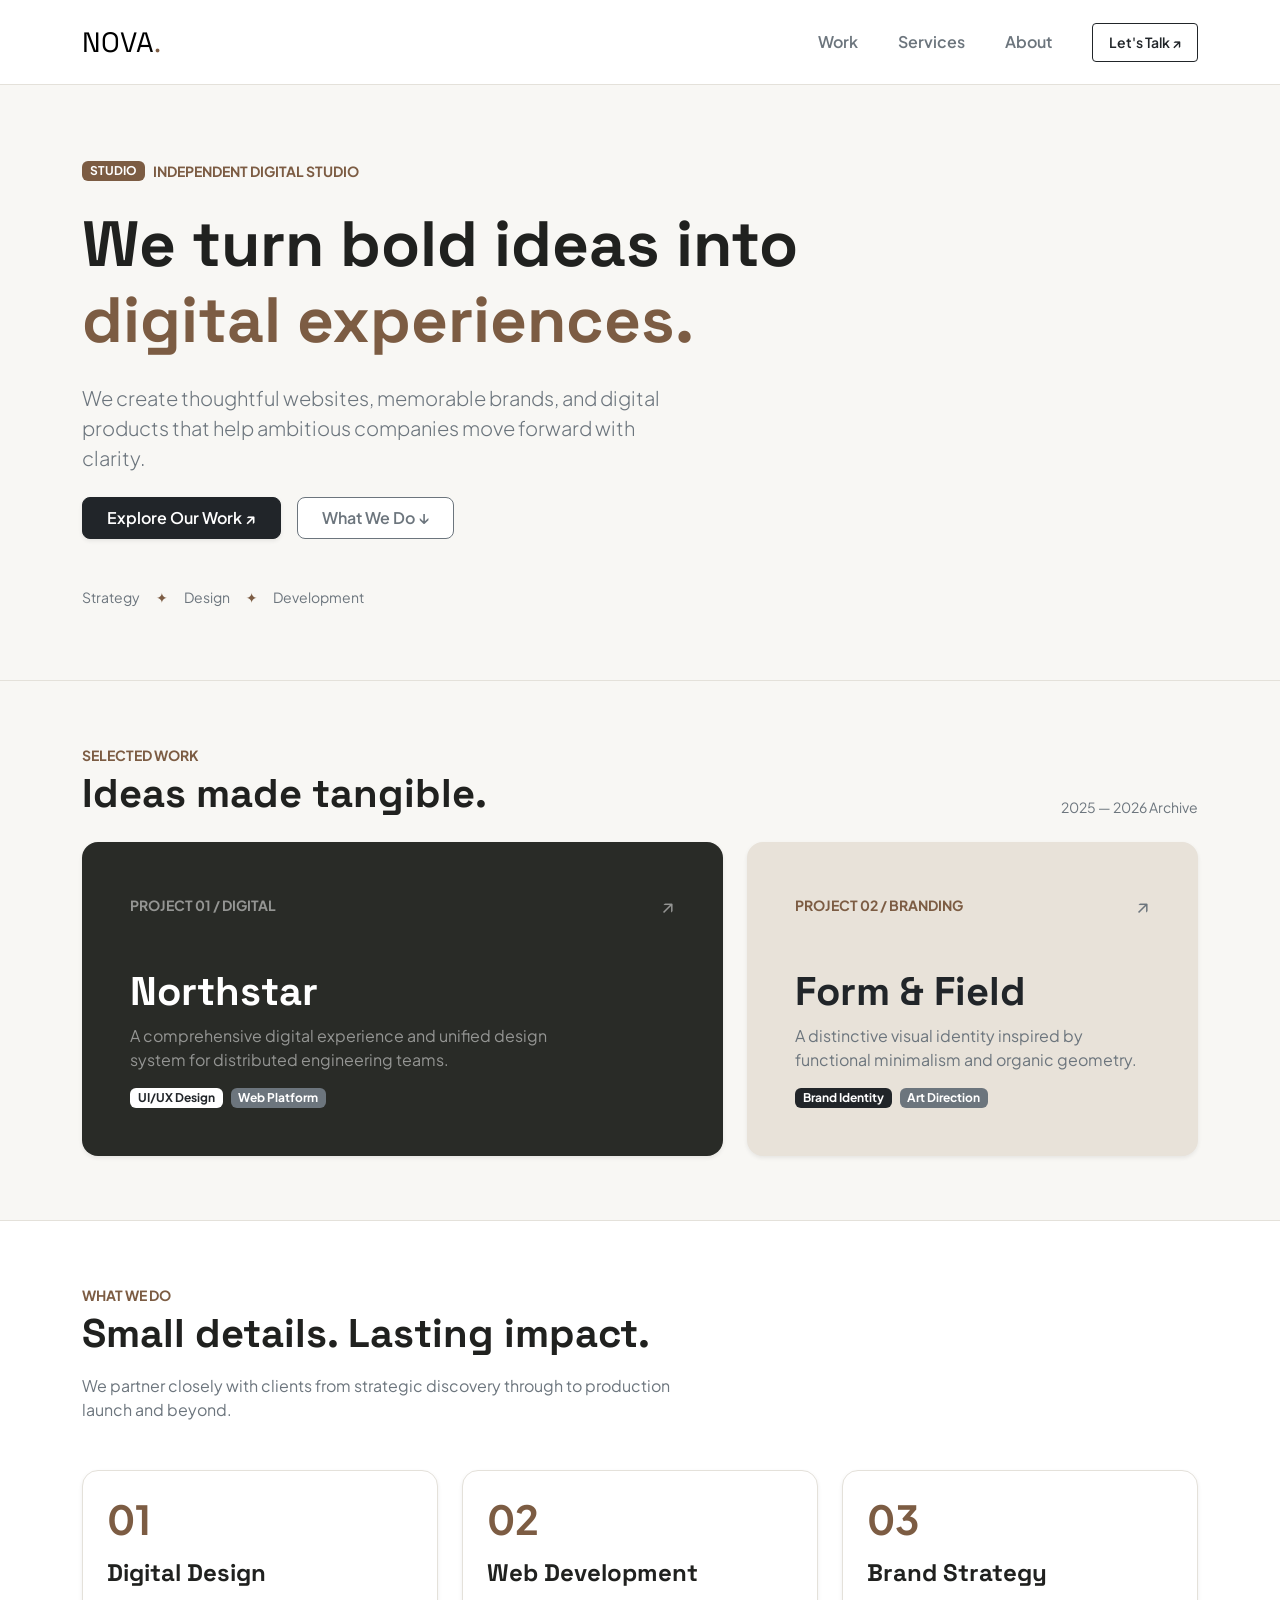
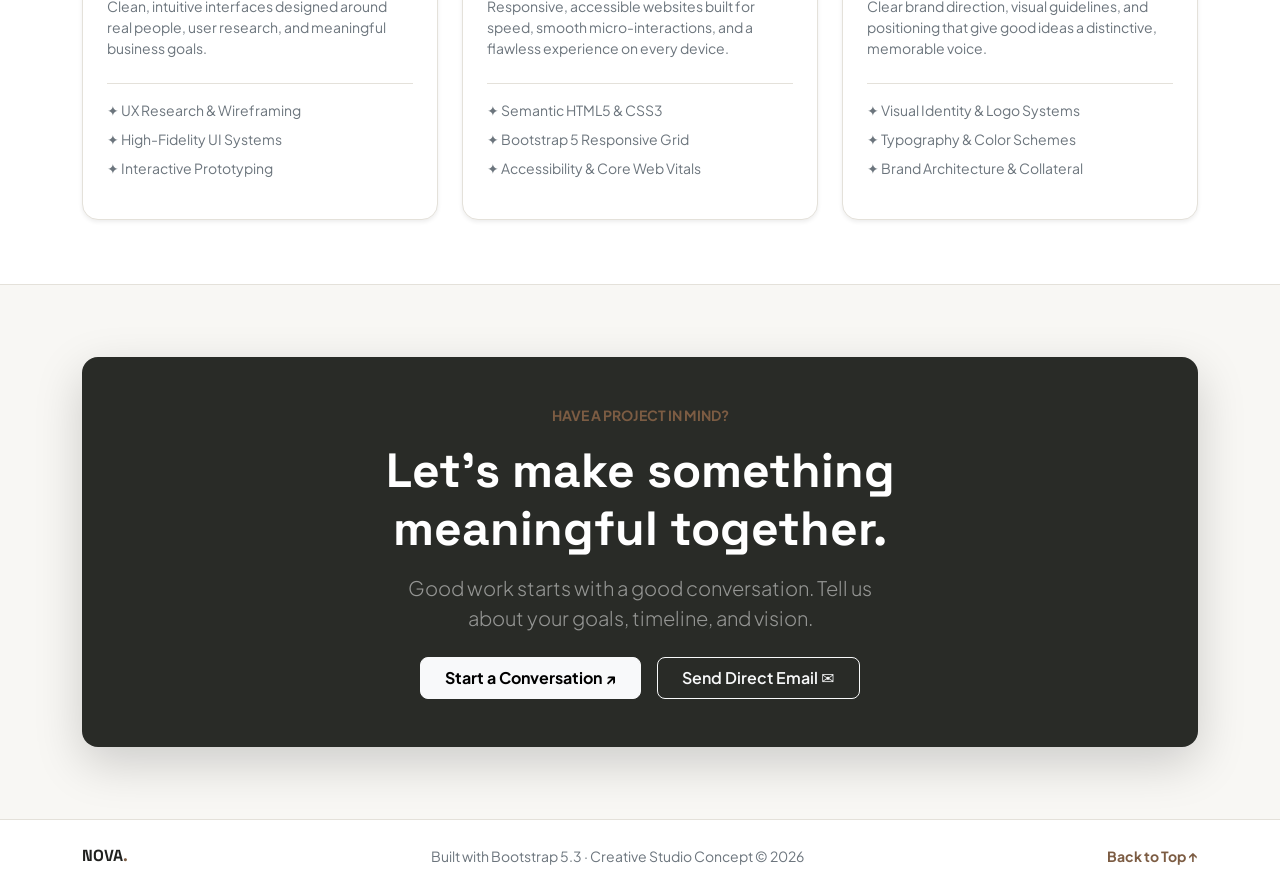
<file: Bootstrap-nova-landing/index.html>
<!DOCTYPE html>
<html lang="en" data-bs-theme="light">
<head>
    <meta charset="UTF-8">
    <meta name="viewport" content="width=device-width, initial-scale=1.0">
    <meta name="description" content="NOVA is an independent creative digital studio crafting thoughtful websites, memorable brands, and digital products.">
    <title>NOVA | Creative Digital Studio (Bootstrap 5)</title>

    <!-- Favicon -->
    <link rel="icon" type="image/svg+xml" href="data:image/svg+xml,<svg xmlns='http://www.w3.org/2000/svg' viewBox='0 0 100 100'><rect width='100' height='100' rx='24' fill='%2320211f'/><text x='50%' y='58%' dominant-baseline='middle' text-anchor='middle' font-family='sans-serif' font-size='60' font-weight='900' fill='%237c5c43'>N</text></svg>">

    <!-- Google Fonts: Plus Jakarta Sans & Space Grotesk -->
    <link rel="preconnect" href="https://fonts.googleapis.com">
    <link rel="preconnect" href="https://fonts.gstatic.com" crossorigin>
    <link href="https://fonts.googleapis.com/css2?family=Plus+Jakarta+Sans:wght@400;500;600;700;800&family=Space+Grotesk:wght@600;700&display=swap" rel="stylesheet">

    <!-- Bootstrap 5.3.3 CSS -->
    <link href="https://cdn.jsdelivr.net/npm/bootstrap@5.3.3/dist/css/bootstrap.min.css" rel="stylesheet">

    <style>
        :root {
            --bs-body-bg: #f8f7f4;
            --bs-body-color: #20211f;
            --nova-accent: #7c5c43;
            --nova-accent-hover: #634731;
            --nova-accent-light: #f2eae1;
            --nova-dark: #292b27;
            --nova-sand: #e8e2d9;
            --nova-border: #e4e1da;
            --nova-muted: #686963;
        }

        body {
            font-family: 'Plus Jakarta Sans', system-ui, -apple-system, sans-serif;
            scroll-behavior: smooth;
        }

        h1, h2, h3, .navbar-brand, .font-display {
            font-family: 'Space Grotesk', sans-serif;
        }

        .text-accent {
            color: var(--nova-accent) !important;
        }

        .bg-accent {
            background-color: var(--nova-accent) !important;
        }

        .btn-accent {
            background-color: var(--nova-accent);
            border-color: var(--nova-accent);
            color: #fff;
            font-weight: 600;
        }

        .btn-accent:hover {
            background-color: var(--nova-accent-hover);
            border-color: var(--nova-accent-hover);
            color: #fff;
        }

        .bg-nova-dark {
            background-color: var(--nova-dark) !important;
        }

        .bg-nova-sand {
            background-color: var(--nova-sand) !important;
        }

        .border-nova {
            border-color: var(--nova-border) !important;
        }

        .project-card {
            transition: transform 0.3s ease, box-shadow 0.3s ease;
            min-height: 300px;
        }

        .project-card:hover {
            transform: translateY(-5px);
            box-shadow: 0 1rem 3rem rgba(0, 0, 0, 0.12) !important;
        }

        .service-card {
            transition: transform 0.3s ease, border-color 0.3s ease, box-shadow 0.3s ease;
        }

        .service-card:hover {
            transform: translateY(-4px);
            border-color: var(--nova-accent) !important;
            box-shadow: 0 0.5rem 1.5rem rgba(124, 92, 67, 0.1) !important;
        }
    </style>
</head>

<body class="d-flex flex-column min-vh-100">

    <!-- Bootstrap Navbar -->
    <nav class="navbar navbar-expand-lg bg-white border-bottom border-nova sticky-top">
        <div class="container py-2">
            <a class="navbar-brand fw-extrabold tracking-wide fs-3" href="#">
                NOVA<span class="text-accent">.</span>
            </a>

            <button class="navbar-toggler border-0" type="button" data-bs-toggle="collapse" data-bs-target="#novaNav" aria-controls="novaNav" aria-expanded="false" aria-label="Toggle navigation">
                <span class="navbar-toggler-icon"></span>
            </button>

            <div class="collapse navbar-collapse" id="novaNav">
                <ul class="navbar-nav ms-auto mb-2 mb-lg-0 align-items-lg-center gap-lg-4">
                    <li class="nav-item">
                        <a class="nav-link fw-semibold text-secondary" href="#work">Work</a>
                    </li>
                    <li class="nav-item">
                        <a class="nav-link fw-semibold text-secondary" href="#services">Services</a>
                    </li>
                    <li class="nav-item">
                        <a class="nav-link fw-semibold text-secondary" href="#contact">About</a>
                    </li>
                    <li class="nav-item ms-lg-2">
                        <button type="button" class="btn btn-outline-dark btn-sm px-3 py-2 fw-semibold" data-bs-toggle="modal" data-bs-target="#inquiryModal">
                            Let's Talk ↗
                        </button>
                    </li>
                </ul>
            </div>
        </div>
    </nav>

    <main class="flex-grow-1">

        <!-- Hero Header -->
        <header class="py-5 py-lg-6 border-bottom border-nova">
            <div class="container py-4">
                <div class="d-inline-flex align-items-center gap-2 mb-4">
                    <span class="badge bg-accent text-white px-2 py-1 small text-uppercase letter-spacing">Studio</span>
                    <span class="small fw-bold text-accent text-uppercase letter-spacing">Independent Digital Studio</span>
                </div>

                <h1 class="display-3 fw-bold tracking-tight mb-4">
                    We turn bold ideas into<br class="d-none d-lg-inline">
                    <span class="text-accent">digital experiences.</span>
                </h1>

                <p class="lead text-secondary mb-4" style="max-width: 580px;">
                    We create thoughtful websites, memorable brands, and digital
                    products that help ambitious companies move forward with clarity.
                </p>

                <div class="d-flex flex-wrap gap-3 mt-4">
                    <a href="#work" class="btn btn-dark btn-lg px-4 py-2 fs-6 fw-semibold shadow-sm">
                        Explore Our Work ↗
                    </a>
                    <a href="#services" class="btn btn-outline-secondary btn-lg px-4 py-2 fs-6 fw-semibold bg-white">
                        What We Do ↓
                    </a>
                </div>

                <div class="d-flex align-items-center gap-3 mt-5 small text-secondary">
                    <span>Strategy</span>
                    <span class="text-accent">✦</span>
                    <span>Design</span>
                    <span class="text-accent">✦</span>
                    <span>Development</span>
                </div>
            </div>
        </header>

        <!-- Selected Work -->
        <section id="work" class="py-5">
            <div class="container py-3">
                <div class="d-flex flex-wrap justify-content-between align-items-end mb-4">
                    <div>
                        <p class="small fw-bold text-accent text-uppercase mb-1">Selected Work</p>
                        <h2 class="display-6 fw-bold mb-0">Ideas made tangible.</h2>
                    </div>
                    <span class="text-secondary small">2025 — 2026 Archive</span>
                </div>

                <div class="row g-4">
                    <!-- Project 01: Northstar -->
                    <div class="col-12 col-md-7">
                        <article class="card project-card bg-nova-dark text-white border-0 rounded-4 p-4 p-lg-5 d-flex flex-column justify-content-between shadow-sm">
                            <div class="d-flex justify-content-between align-items-center">
                                <span class="small fw-bold text-white-50 text-uppercase">PROJECT 01 / DIGITAL</span>
                                <span class="fs-5 text-white-50">↗</span>
                            </div>
                            <div class="mt-5">
                                <h3 class="display-6 fw-bold">Northstar</h3>
                                <p class="text-white-50 mb-3 fs-6" style="max-width: 440px;">
                                    A comprehensive digital experience and unified design system for distributed engineering teams.
                                </p>
                                <div class="d-flex gap-2">
                                    <span class="badge bg-white text-dark">UI/UX Design</span>
                                    <span class="badge bg-secondary">Web Platform</span>
                                </div>
                            </div>
                        </article>
                    </div>

                    <!-- Project 02: Form & Field -->
                    <div class="col-12 col-md-5">
                        <article class="card project-card bg-nova-sand text-dark border-0 rounded-4 p-4 p-lg-5 d-flex flex-column justify-content-between shadow-sm">
                            <div class="d-flex justify-content-between align-items-center">
                                <span class="small fw-bold text-accent text-uppercase">PROJECT 02 / BRANDING</span>
                                <span class="fs-5 text-secondary">↗</span>
                            </div>
                            <div class="mt-5">
                                <h3 class="display-6 fw-bold">Form &amp; Field</h3>
                                <p class="text-secondary mb-3 fs-6">
                                    A distinctive visual identity inspired by functional minimalism and organic geometry.
                                </p>
                                <div class="d-flex gap-2">
                                    <span class="badge bg-dark text-white">Brand Identity</span>
                                    <span class="badge bg-secondary text-white">Art Direction</span>
                                </div>
                            </div>
                        </article>
                    </div>
                </div>
            </div>
        </section>

        <!-- Services -->
        <section id="services" class="py-5 bg-white border-top border-bottom border-nova">
            <div class="container py-3">
                <div class="mb-5" style="max-width: 600px;">
                    <p class="small fw-bold text-accent text-uppercase mb-1">What We Do</p>
                    <h2 class="display-6 fw-bold mb-3">Small details. Lasting impact.</h2>
                    <p class="text-secondary mb-0">
                        We partner closely with clients from strategic discovery through to production launch and beyond.
                    </p>
                </div>

                <div class="row g-4">
                    <!-- Service 1 -->
                    <div class="col-12 col-md-4">
                        <article class="card service-card border border-nova rounded-4 p-4 h-100 bg-body shadow-sm">
                            <span class="display-6 fw-bold text-accent mb-3">01</span>
                            <h3 class="h4 fw-bold">Digital Design</h3>
                            <p class="text-secondary small mb-4">
                                Clean, intuitive interfaces designed around real people, user research, and meaningful business goals.
                            </p>
                            <ul class="list-unstyled small text-secondary mt-auto pt-3 border-top border-nova">
                                <li class="mb-2">✦ UX Research &amp; Wireframing</li>
                                <li class="mb-2">✦ High-Fidelity UI Systems</li>
                                <li>✦ Interactive Prototyping</li>
                            </ul>
                        </article>
                    </div>

                    <!-- Service 2 -->
                    <div class="col-12 col-md-4">
                        <article class="card service-card border border-nova rounded-4 p-4 h-100 bg-body shadow-sm">
                            <span class="display-6 fw-bold text-accent mb-3">02</span>
                            <h3 class="h4 fw-bold">Web Development</h3>
                            <p class="text-secondary small mb-4">
                                Responsive, accessible websites built for speed, smooth micro-interactions, and a flawless experience on every device.
                            </p>
                            <ul class="list-unstyled small text-secondary mt-auto pt-3 border-top border-nova">
                                <li class="mb-2">✦ Semantic HTML5 &amp; CSS3</li>
                                <li class="mb-2">✦ Bootstrap 5 Responsive Grid</li>
                                <li>✦ Accessibility &amp; Core Web Vitals</li>
                            </ul>
                        </article>
                    </div>

                    <!-- Service 3 -->
                    <div class="col-12 col-md-4">
                        <article class="card service-card border border-nova rounded-4 p-4 h-100 bg-body shadow-sm">
                            <span class="display-6 fw-bold text-accent mb-3">03</span>
                            <h3 class="h4 fw-bold">Brand Strategy</h3>
                            <p class="text-secondary small mb-4">
                                Clear brand direction, visual guidelines, and positioning that give good ideas a distinctive, memorable voice.
                            </p>
                            <ul class="list-unstyled small text-secondary mt-auto pt-3 border-top border-nova">
                                <li class="mb-2">✦ Visual Identity &amp; Logo Systems</li>
                                <li class="mb-2">✦ Typography &amp; Color Schemes</li>
                                <li>✦ Brand Architecture &amp; Collateral</li>
                            </ul>
                        </article>
                    </div>
                </div>
            </div>
        </section>

        <!-- Contact Section -->
        <section id="contact" class="py-5">
            <div class="container py-4">
                <div class="card bg-nova-dark text-white rounded-4 border-0 text-center p-5 p-lg-6 shadow-lg">
                    <p class="small fw-bold text-accent text-uppercase mb-3">Have a project in mind?</p>
                    <h2 class="display-5 fw-bold mb-3 mx-auto" style="max-width: 680px;">
                        Let's make something meaningful together.
                    </h2>
                    <p class="lead text-white-50 mb-4 mx-auto" style="max-width: 500px;">
                        Good work starts with a good conversation. Tell us about your goals, timeline, and vision.
                    </p>
                    <div class="d-flex flex-wrap justify-content-center gap-3">
                        <button type="button" class="btn btn-light btn-lg px-4 py-2 fs-6 fw-bold" data-bs-toggle="modal" data-bs-target="#inquiryModal">
                            Start a Conversation ↗
                        </button>
                        <a href="mailto:hello@nova-studio.example" class="btn btn-outline-light btn-lg px-4 py-2 fs-6 fw-semibold">
                            Send Direct Email ✉
                        </a>
                    </div>
                </div>
            </div>
        </section>

    </main>

    <!-- Bootstrap Contact Modal -->
    <div class="modal fade" id="inquiryModal" tabindex="-1" aria-labelledby="inquiryModalLabel" aria-hidden="true">
        <div class="modal-dialog modal-dialog-centered">
            <div class="modal-content border-0 rounded-4 shadow">
                <div class="modal-header border-bottom border-nova pb-3">
                    <div>
                        <h5 class="modal-title fw-bold" id="inquiryModalLabel">Let's Connect</h5>
                        <p class="small text-secondary mb-0">Share a few details and we will reply promptly.</p>
                    </div>
                    <button type="button" class="btn-close" data-bs-dismiss="modal" aria-label="Close"></button>
                </div>
                <div class="modal-body p-4">
                    <form onsubmit="event.preventDefault(); alert('Thank you! Your project inquiry has been received.'); bootstrap.Modal.getInstance(document.getElementById('inquiryModal')).hide();">
                        <div class="mb-3">
                            <label for="clientName" class="form-label small fw-bold">Your Name</label>
                            <input type="text" class="form-control" id="clientName" placeholder="e.g. Alex Morgan" required>
                        </div>
                        <div class="mb-3">
                            <label for="clientEmail" class="form-label small fw-bold">Email Address</label>
                            <input type="email" class="form-control" id="clientEmail" placeholder="e.g. alex@example.com" required>
                        </div>
                        <div class="mb-3">
                            <label for="projectType" class="form-label small fw-bold">Project Focus</label>
                            <select class="form-select" id="projectType" required>
                                <option value="Web Development">Web Development</option>
                                <option value="Digital Design & UI/UX">Digital Design &amp; UI/UX</option>
                                <option value="Brand Strategy">Brand Strategy</option>
                                <option value="Full Creative Suite">Full Creative Suite</option>
                            </select>
                        </div>
                        <div class="mb-4">
                            <label for="projectDetails" class="form-label small fw-bold">Project Summary</label>
                            <textarea class="form-control" id="projectDetails" rows="3" placeholder="Briefly describe your goals and estimated timeline..."></textarea>
                        </div>
                        <button type="submit" class="btn btn-dark w-100 py-2 fw-bold">Submit Inquiry ↗</button>
                    </form>
                </div>
            </div>
        </div>
    </div>

    <!-- Footer -->
    <footer class="py-4 bg-white border-top border-nova mt-auto">
        <div class="container d-flex flex-wrap justify-content-between align-items-center gap-2">
            <span class="fw-bold font-display">NOVA<span class="text-accent">.</span></span>
            <span class="small text-secondary">
                Built with Bootstrap 5.3 · Creative Studio Concept © 2026
            </span>
            <a href="#" class="small text-accent fw-bold text-decoration-none">
                Back to Top ↑
            </a>
        </div>
    </footer>

    <!-- Bootstrap 5.3.3 Bundle JS -->
    <script src="https://cdn.jsdelivr.net/npm/bootstrap@5.3.3/dist/js/bootstrap.bundle.min.js"></script>

</body>
</html>
</file>
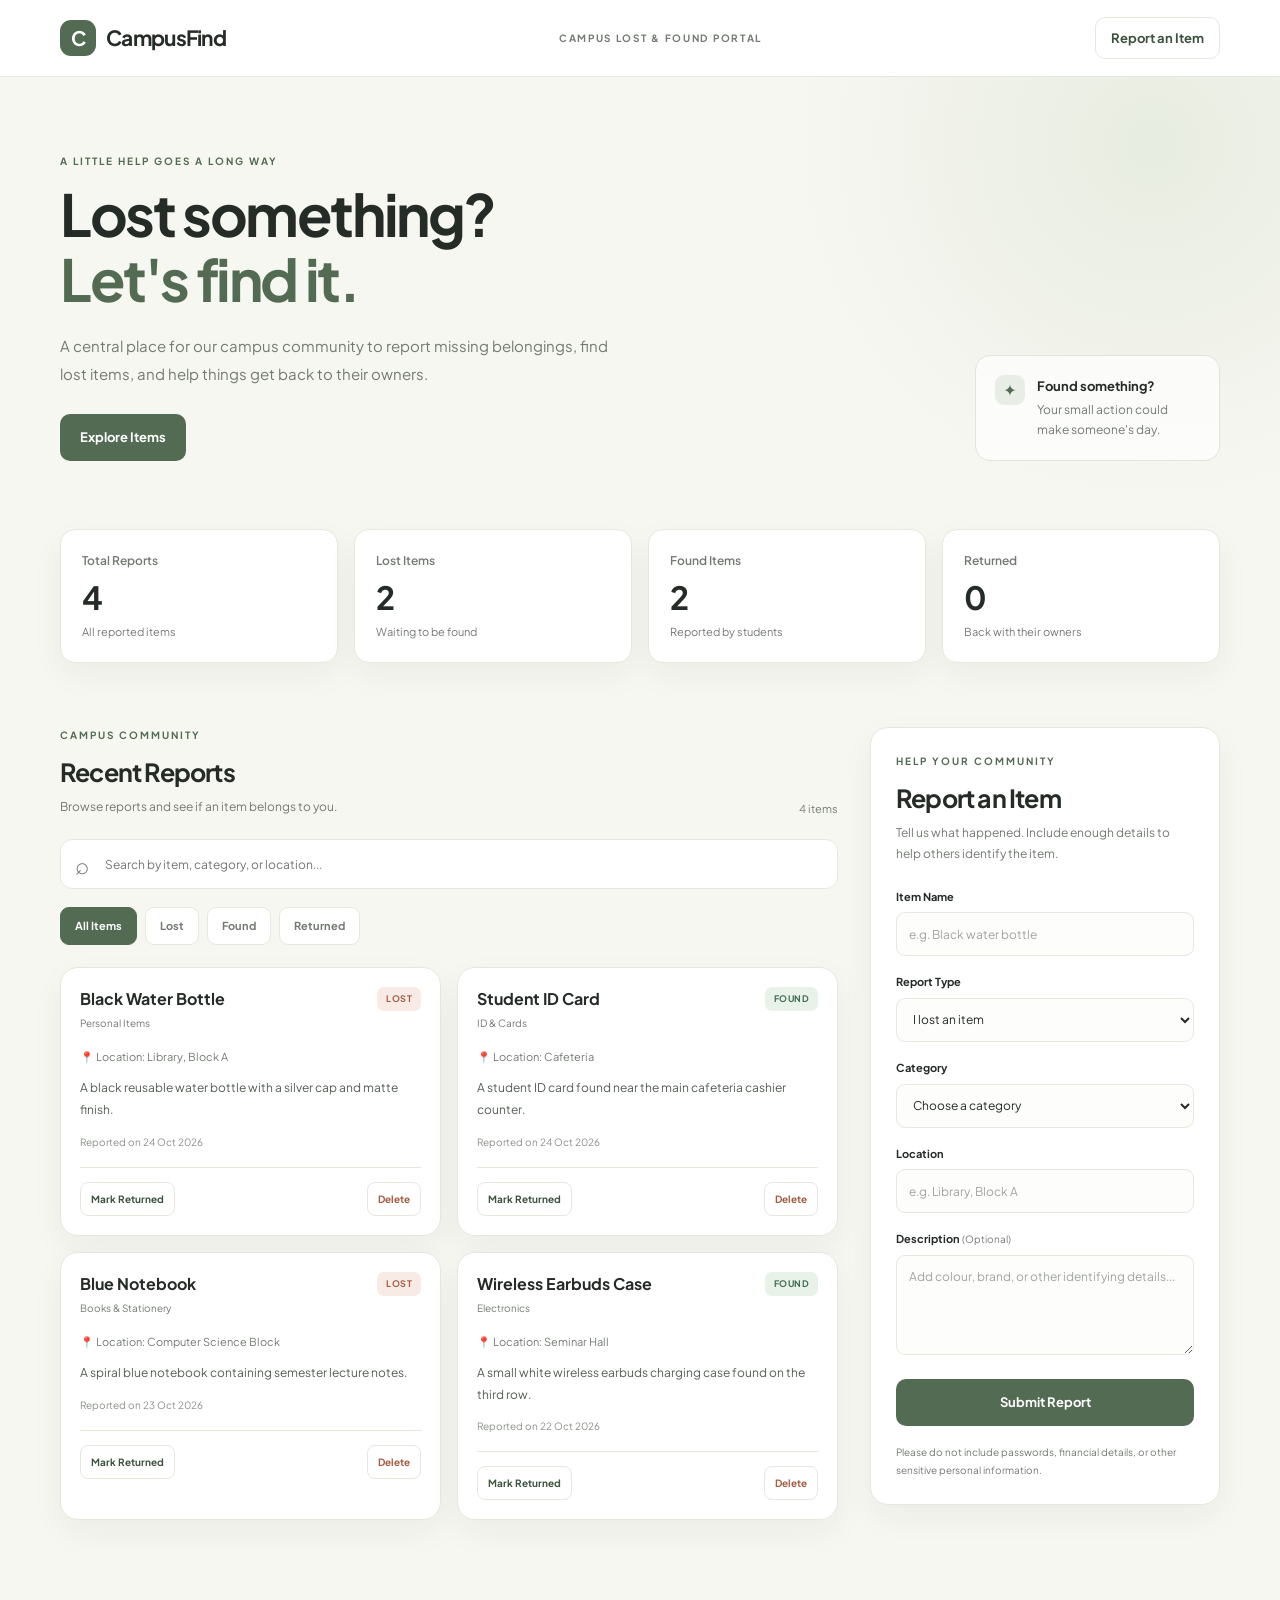
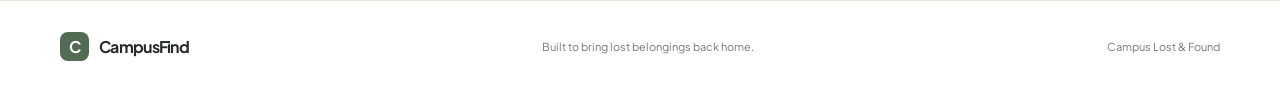
<file: dom-campus-lost-found/index.html>
<!DOCTYPE html>
<html lang="en">
<head>
    <meta charset="UTF-8">
    <meta name="viewport" content="width=device-width, initial-scale=1.0">

    <meta
        name="description"
        content="CampusFind helps students report lost items and find belongings around campus."
    >

    <title>CampusFind | Campus Lost & Found</title>

    <!-- Favicon -->
    <link rel="icon" type="image/svg+xml" href="data:image/svg+xml,<svg xmlns='http://www.w3.org/2000/svg' viewBox='0 0 100 100'><rect width='100' height='100' rx='25' fill='%23526b52'/><text x='50%' y='55%' dominant-baseline='middle' text-anchor='middle' font-family='sans-serif' font-size='58' font-weight='bold' fill='white'>C</text></svg>">

    <!-- Google Fonts: Plus Jakarta Sans -->
    <link rel="preconnect" href="https://fonts.googleapis.com">
    <link rel="preconnect" href="https://fonts.gstatic.com" crossorigin>
    <link href="https://fonts.googleapis.com/css2?family=Plus+Jakarta+Sans:wght@400;500;600;700;800&display=swap" rel="stylesheet">

    <link rel="stylesheet" href="style.css">
    <script src="script.js" defer></script>
</head>

<body>

    <!-- Header -->
    <header class="site-header">
        <div class="container header-content">

            <a href="#" class="brand" aria-label="CampusFind home">
                <span class="brand-icon">C</span>
                <span>CampusFind</span>
            </a>

            <span class="header-label">CAMPUS LOST &amp; FOUND PORTAL</span>

            <a href="#report-panel" class="header-link">
                Report an Item
            </a>

        </div>
    </header>

    <main>

        <!-- Hero Section -->
        <section class="hero">
            <div class="container hero-content">

                <div class="hero-text">
                    <p class="eyebrow">A LITTLE HELP GOES A LONG WAY</p>

                    <h1>
                        Lost something?
                        <span>Let's find it.</span>
                    </h1>

                    <p class="hero-description">
                        A central place for our campus community to report
                        missing belongings, find lost items, and help things
                        get back to their owners.
                    </p>

                    <a href="#items-section" class="primary-button">
                        Explore Items
                    </a>
                </div>

                <div class="hero-note">
                    <span class="note-icon" aria-hidden="true">✦</span>
                    <p>
                        <strong>Found something?</strong>
                        Your small action could make someone's day.
                    </p>
                </div>

            </div>
        </section>

        <!-- Statistics Section -->
        <section class="statistics-section" aria-label="Item statistics">
            <div class="container statistics-grid">

                <article class="stat-card">
                    <p class="stat-label">Total Reports</p>
                    <p class="stat-number" id="total-count">0</p>
                    <span class="stat-description">All reported items</span>
                </article>

                <article class="stat-card">
                    <p class="stat-label">Lost Items</p>
                    <p class="stat-number" id="lost-count">0</p>
                    <span class="stat-description">Waiting to be found</span>
                </article>

                <article class="stat-card">
                    <p class="stat-label">Found Items</p>
                    <p class="stat-number" id="found-count">0</p>
                    <span class="stat-description">Reported by students</span>
                </article>

                <article class="stat-card">
                    <p class="stat-label">Returned</p>
                    <p class="stat-number" id="returned-count">0</p>
                    <span class="stat-description">Back with their owners</span>
                </article>

            </div>
        </section>

        <!-- Main Content -->
        <section class="main-section" id="items-section">
            <div class="container main-layout">

                <!-- Items List -->
                <div class="items-column">

                    <div class="section-heading">
                        <div>
                            <p class="eyebrow">CAMPUS COMMUNITY</p>
                            <h2>Recent Reports</h2>
                            <p class="section-description">
                                Browse reports and see if an item belongs to you.
                            </p>
                        </div>

                        <span class="results-count" id="results-count">
                            0 items
                        </span>
                    </div>

                    <!-- Search -->
                    <div class="search-wrapper">
                        <label for="search-input" class="visually-hidden">
                            Search items
                        </label>

                        <span class="search-icon" aria-hidden="true">⌕</span>

                        <input
                            type="search"
                            id="search-input"
                            placeholder="Search by item, category, or location..."
                            autocomplete="off"
                        >
                    </div>

                    <!-- Filters -->
                    <div class="filter-bar" aria-label="Filter reports">

                        <button
                            type="button"
                            class="filter-button active"
                            data-filter="All"
                            aria-pressed="true"
                        >
                            All Items
                        </button>

                        <button
                            type="button"
                            class="filter-button"
                            data-filter="Lost"
                            aria-pressed="false"
                        >
                            Lost
                        </button>

                        <button
                            type="button"
                            class="filter-button"
                            data-filter="Found"
                            aria-pressed="false"
                        >
                            Found
                        </button>

                        <button
                            type="button"
                            class="filter-button"
                            data-filter="Returned"
                            aria-pressed="false"
                        >
                            Returned
                        </button>

                    </div>

                    <!-- Dynamic Item Cards -->
                    <div class="items-grid" id="items-grid">
                        <!-- JavaScript will display item cards here. -->
                    </div>

                    <!-- Empty State -->
                    <div class="empty-state" id="empty-state" hidden>
                        <span class="empty-icon" aria-hidden="true">⌕</span>
                        <h3>No items found</h3>
                        <p>
                            Try a different search or report the item you
                            are looking for.
                        </p>
                    </div>

                </div>

                <!-- Report Form Panel -->
                <aside class="report-panel" id="report-panel">

                    <div class="panel-heading">
                        <div>
                            <p class="eyebrow">HELP YOUR COMMUNITY</p>
                            <h2>Report an Item</h2>
                        </div>

                        <button
                            type="button"
                            class="close-form-button"
                            id="close-form-button"
                            aria-label="Close report form"
                        >
                            &times;
                        </button>
                    </div>

                    <p class="panel-description">
                        Tell us what happened. Include enough details to
                        help others identify the item.
                    </p>

                    <button
                        type="button"
                        class="secondary-button open-form-button"
                        id="open-form-button"
                    >
                        + Create New Report
                    </button>

                    <form id="report-form">

                        <div class="form-group">
                            <label for="item-name">Item Name</label>
                            <input
                                type="text"
                                id="item-name"
                                name="itemName"
                                placeholder="e.g. Black water bottle"
                                maxlength="80"
                                required
                            >
                        </div>

                        <div class="form-group">
                            <label for="item-type">Report Type</label>
                            <select id="item-type" name="itemType" required>
                                <option value="Lost">I lost an item</option>
                                <option value="Found">I found an item</option>
                            </select>
                        </div>

                        <div class="form-group">
                            <label for="item-category">Category</label>
                            <select
                                id="item-category"
                                name="itemCategory"
                                required
                            >
                                <option value="">Choose a category</option>
                                <option value="Electronics">Electronics</option>
                                <option value="ID &amp; Cards">ID &amp; Cards</option>
                                <option value="Books &amp; Stationery">
                                    Books &amp; Stationery
                                </option>
                                <option value="Bags &amp; Accessories">
                                    Bags &amp; Accessories
                                </option>
                                <option value="Personal Items">
                                    Personal Items
                                </option>
                                <option value="Other">Other</option>
                            </select>
                        </div>

                        <div class="form-group">
                            <label for="item-location">Location</label>
                            <input
                                type="text"
                                id="item-location"
                                name="itemLocation"
                                placeholder="e.g. Library, Block A"
                                maxlength="100"
                                required
                            >
                        </div>

                        <div class="form-group">
                            <label for="item-description">
                                Description
                                <span class="optional-label">(Optional)</span>
                            </label>

                            <textarea
                                id="item-description"
                                name="itemDescription"
                                rows="4"
                                maxlength="500"
                                placeholder="Add colour, brand, or other identifying details..."
                            ></textarea>
                        </div>

                        <p
                            class="form-message"
                            id="form-message"
                            role="status"
                            aria-live="polite"
                        ></p>

                        <button type="submit" class="primary-button submit-button">
                            Submit Report
                        </button>

                    </form>

                    <p class="privacy-note">
                        Please do not include passwords, financial details,
                        or other sensitive personal information.
                    </p>

                </aside>

            </div>
        </section>

    </main>

    <!-- Footer -->
    <footer class="site-footer">
        <div class="container footer-content">

            <a href="#" class="brand footer-brand">
                <span class="brand-icon">C</span>
                <span>CampusFind</span>
            </a>

            <p>
                Built to bring lost belongings back home.
            </p>

            <span class="footer-copyright">
                Campus Lost &amp; Found
            </span>

        </div>
    </footer>

</body>
</html>
</file>
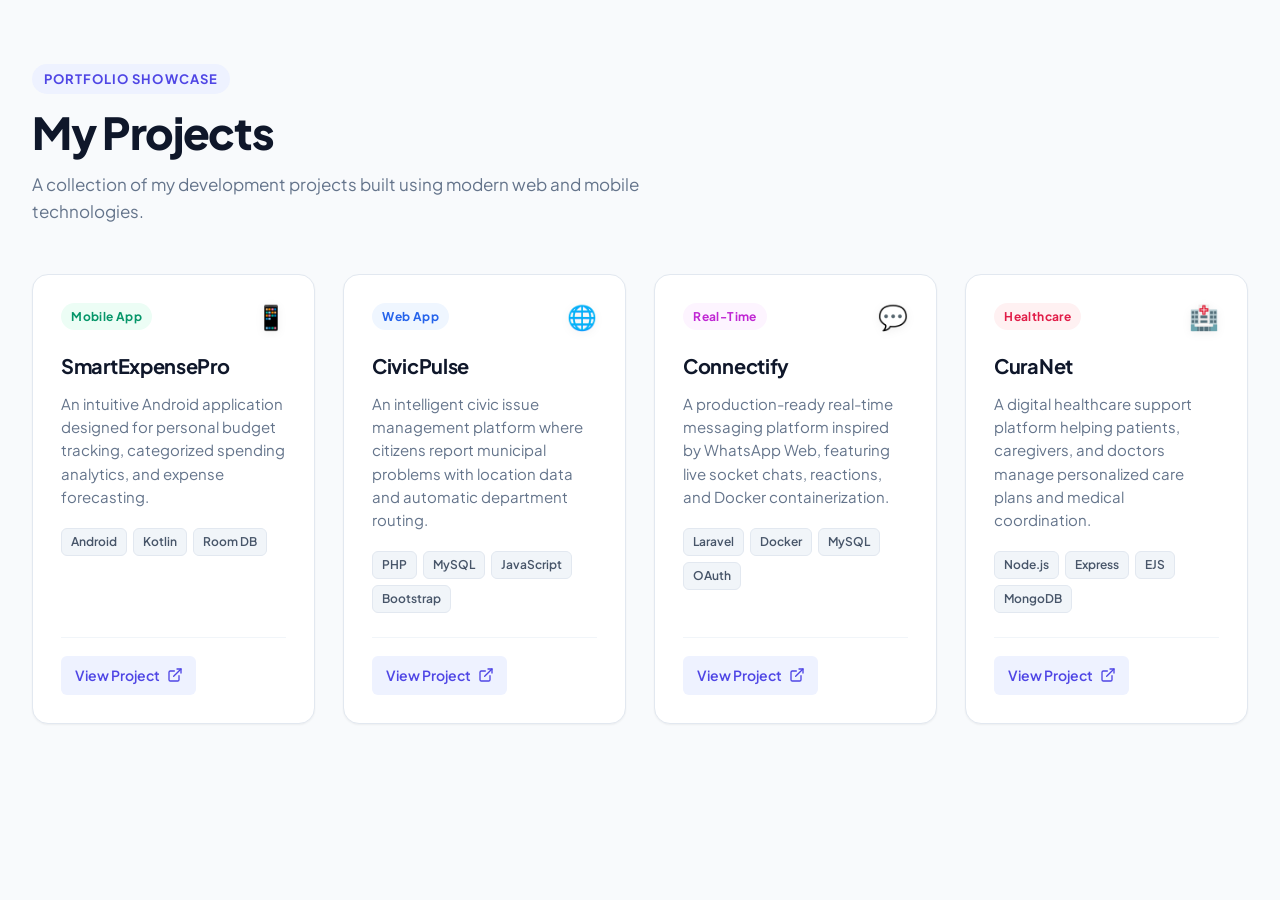
<file: responsive-card-layout/index.html>
<!DOCTYPE html>
<html lang="en">
<head>
    <meta charset="UTF-8">
    <meta name="viewport" content="width=device-width, initial-scale=1.0">
    <meta name="description" content="A modern, fully responsive card layout showcasing web and mobile development projects. Built with CSS Grid, Flexbox, and mobile-first media queries.">
    <title>Responsive Card Layout | My Projects</title>
    <!-- Google Fonts: Plus Jakarta Sans -->
    <link rel="preconnect" href="https://fonts.googleapis.com">
    <link rel="preconnect" href="https://fonts.gstatic.com" crossorigin>
    <link href="https://fonts.googleapis.com/css2?family=Plus+Jakarta+Sans:wght@400;500;600;700&display=swap" rel="stylesheet">
    <link rel="stylesheet" href="style.css">
</head>
<body>

    <main class="container">
        <header class="page-header">
            <span class="section-tag">Portfolio Showcase</span>
            <h1>My Projects</h1>
            <p class="intro">A collection of my development projects built using modern web and mobile technologies.</p>
        </header>

        <section class="project-grid" aria-label="Projects list">

            <!-- Card 1: SmartExpensePro -->
            <article class="project-card">
                <div class="card-header">
                    <span class="card-badge badge-android">Mobile App</span>
                    <span class="card-icon" aria-hidden="true">📱</span>
                </div>
                <div class="card-body">
                    <h2>SmartExpensePro</h2>
                    <p>An intuitive Android application designed for personal budget tracking, categorized spending analytics, and expense forecasting.</p>
                    <div class="card-tags">
                        <span class="tag">Android</span>
                        <span class="tag">Kotlin</span>
                        <span class="tag">Room DB</span>
                    </div>
                </div>
                <div class="card-footer">
                    <a href="https://github.com/SowndharyaPL15/SmartExpensePro" target="_blank" rel="noopener noreferrer" class="card-link" aria-label="View SmartExpensePro project on GitHub">
                        <span>View Project</span>
                        <svg class="arrow-icon" width="16" height="16" viewBox="0 0 24 24" fill="none" stroke="currentColor" stroke-width="2" stroke-linecap="round" stroke-linejoin="round">
                            <path d="M18 13v6a2 2 0 0 1-2 2H5a2 2 0 0 1-2-2V8a2 2 0 0 1 2-2h6"></path>
                            <polyline points="15 3 21 3 21 9"></polyline>
                            <line x1="10" y1="14" x2="21" y2="3"></line>
                        </svg>
                    </a>
                </div>
            </article>

            <!-- Card 2: CivicPulse -->
            <article class="project-card">
                <div class="card-header">
                    <span class="card-badge badge-web">Web App</span>
                    <span class="card-icon" aria-hidden="true">🌐</span>
                </div>
                <div class="card-body">
                    <h2>CivicPulse</h2>
                    <p>An intelligent civic issue management platform where citizens report municipal problems with location data and automatic department routing.</p>
                    <div class="card-tags">
                        <span class="tag">PHP</span>
                        <span class="tag">MySQL</span>
                        <span class="tag">JavaScript</span>
                        <span class="tag">Bootstrap</span>
                    </div>
                </div>
                <div class="card-footer">
                    <a href="https://github.com/SowndharyaPL15/civicpulse" target="_blank" rel="noopener noreferrer" class="card-link" aria-label="View CivicPulse project on GitHub">
                        <span>View Project</span>
                        <svg class="arrow-icon" width="16" height="16" viewBox="0 0 24 24" fill="none" stroke="currentColor" stroke-width="2" stroke-linecap="round" stroke-linejoin="round">
                            <path d="M18 13v6a2 2 0 0 1-2 2H5a2 2 0 0 1-2-2V8a2 2 0 0 1 2-2h6"></path>
                            <polyline points="15 3 21 3 21 9"></polyline>
                            <line x1="10" y1="14" x2="21" y2="3"></line>
                        </svg>
                    </a>
                </div>
            </article>

            <!-- Card 3: Connectify -->
            <article class="project-card">
                <div class="card-header">
                    <span class="card-badge badge-comm">Real-Time</span>
                    <span class="card-icon" aria-hidden="true">💬</span>
                </div>
                <div class="card-body">
                    <h2>Connectify</h2>
                    <p>A production-ready real-time messaging platform inspired by WhatsApp Web, featuring live socket chats, reactions, and Docker containerization.</p>
                    <div class="card-tags">
                        <span class="tag">Laravel</span>
                        <span class="tag">Docker</span>
                        <span class="tag">MySQL</span>
                        <span class="tag">OAuth</span>
                    </div>
                </div>
                <div class="card-footer">
                    <a href="https://github.com/SowndharyaPL15/connectify" target="_blank" rel="noopener noreferrer" class="card-link" aria-label="View Connectify project on GitHub">
                        <span>View Project</span>
                        <svg class="arrow-icon" width="16" height="16" viewBox="0 0 24 24" fill="none" stroke="currentColor" stroke-width="2" stroke-linecap="round" stroke-linejoin="round">
                            <path d="M18 13v6a2 2 0 0 1-2 2H5a2 2 0 0 1-2-2V8a2 2 0 0 1 2-2h6"></path>
                            <polyline points="15 3 21 3 21 9"></polyline>
                            <line x1="10" y1="14" x2="21" y2="3"></line>
                        </svg>
                    </a>
                </div>
            </article>

            <!-- Card 4: CuraNet -->
            <article class="project-card">
                <div class="card-header">
                    <span class="card-badge badge-health">Healthcare</span>
                    <span class="card-icon" aria-hidden="true">🏥</span>
                </div>
                <div class="card-body">
                    <h2>CuraNet</h2>
                    <p>A digital healthcare support platform helping patients, caregivers, and doctors manage personalized care plans and medical coordination.</p>
                    <div class="card-tags">
                        <span class="tag">Node.js</span>
                        <span class="tag">Express</span>
                        <span class="tag">EJS</span>
                        <span class="tag">MongoDB</span>
                    </div>
                </div>
                <div class="card-footer">
                    <a href="https://github.com/SowndharyaPL15/CuraNet" target="_blank" rel="noopener noreferrer" class="card-link" aria-label="View CuraNet project on GitHub">
                        <span>View Project</span>
                        <svg class="arrow-icon" width="16" height="16" viewBox="0 0 24 24" fill="none" stroke="currentColor" stroke-width="2" stroke-linecap="round" stroke-linejoin="round">
                            <path d="M18 13v6a2 2 0 0 1-2 2H5a2 2 0 0 1-2-2V8a2 2 0 0 1 2-2h6"></path>
                            <polyline points="15 3 21 3 21 9"></polyline>
                            <line x1="10" y1="14" x2="21" y2="3"></line>
                        </svg>
                    </a>
                </div>
            </article>

        </section>
    </main>

</body>
</html>
</file>
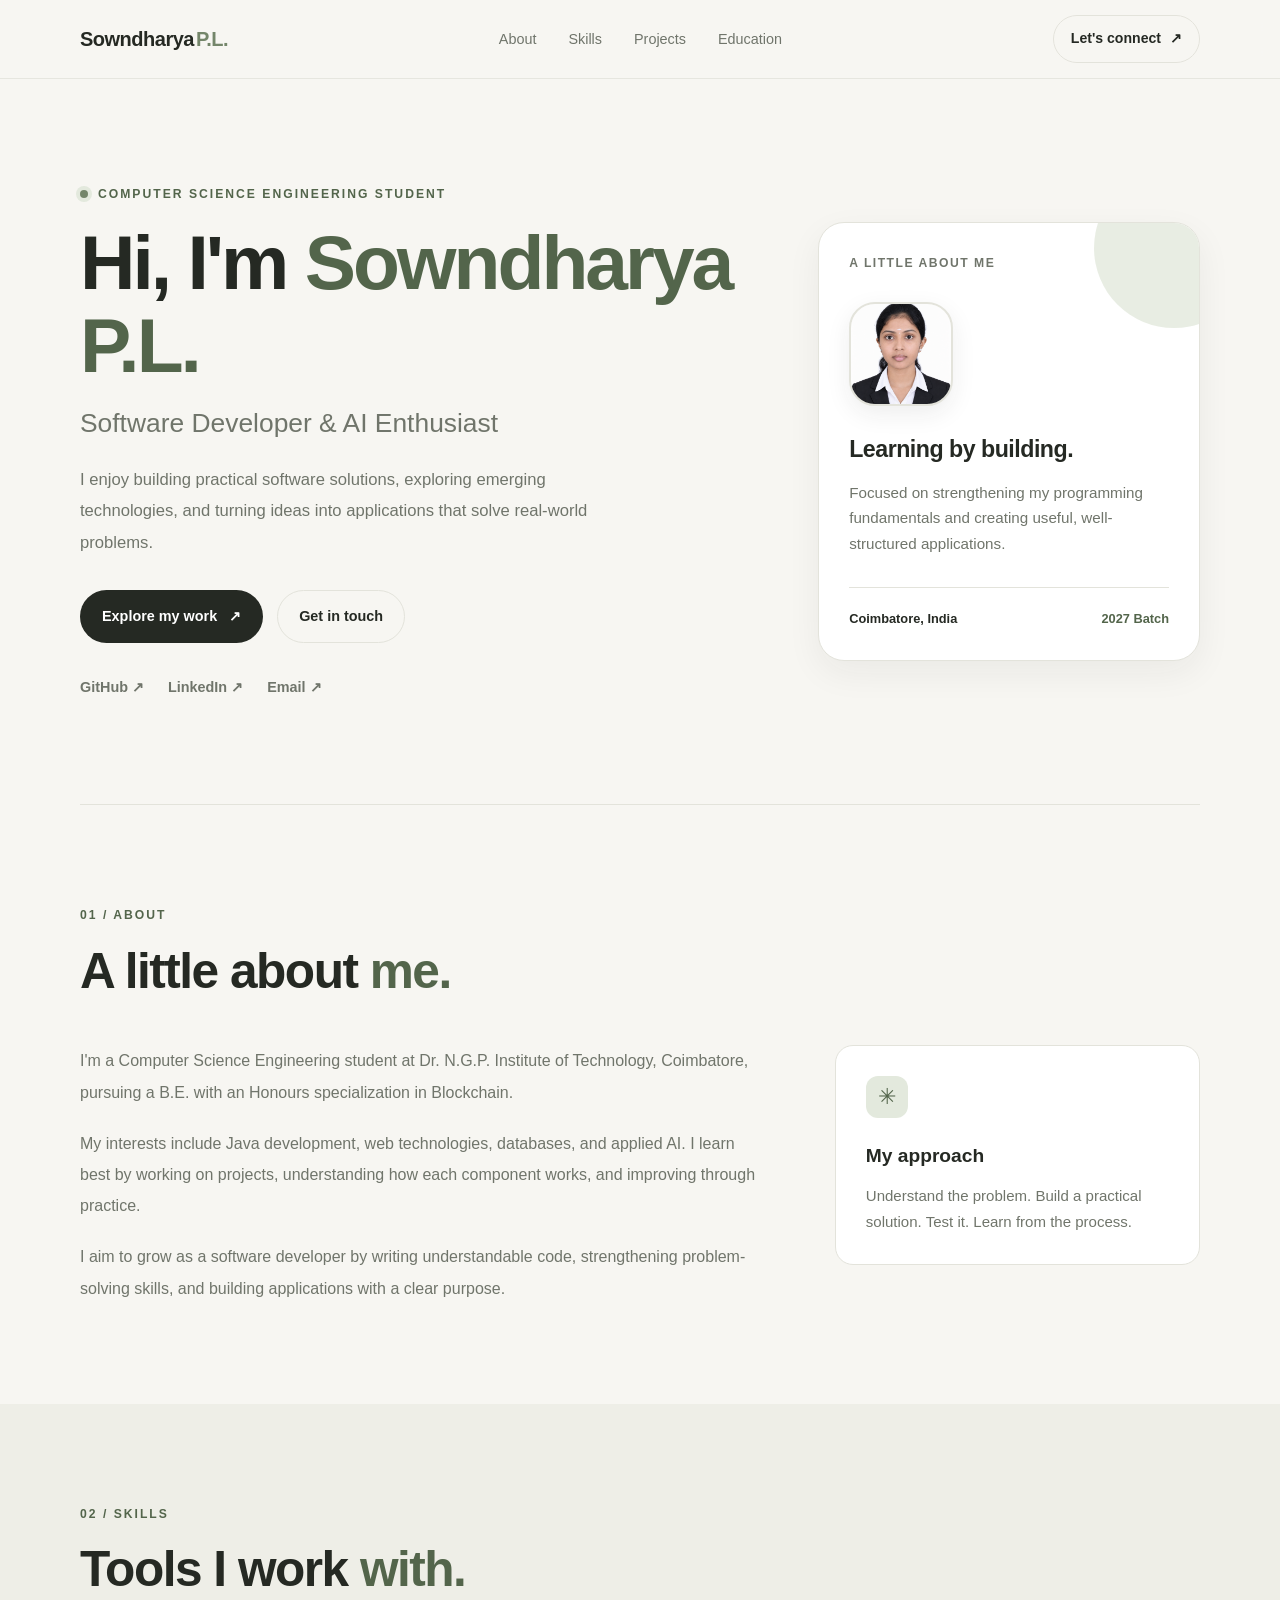
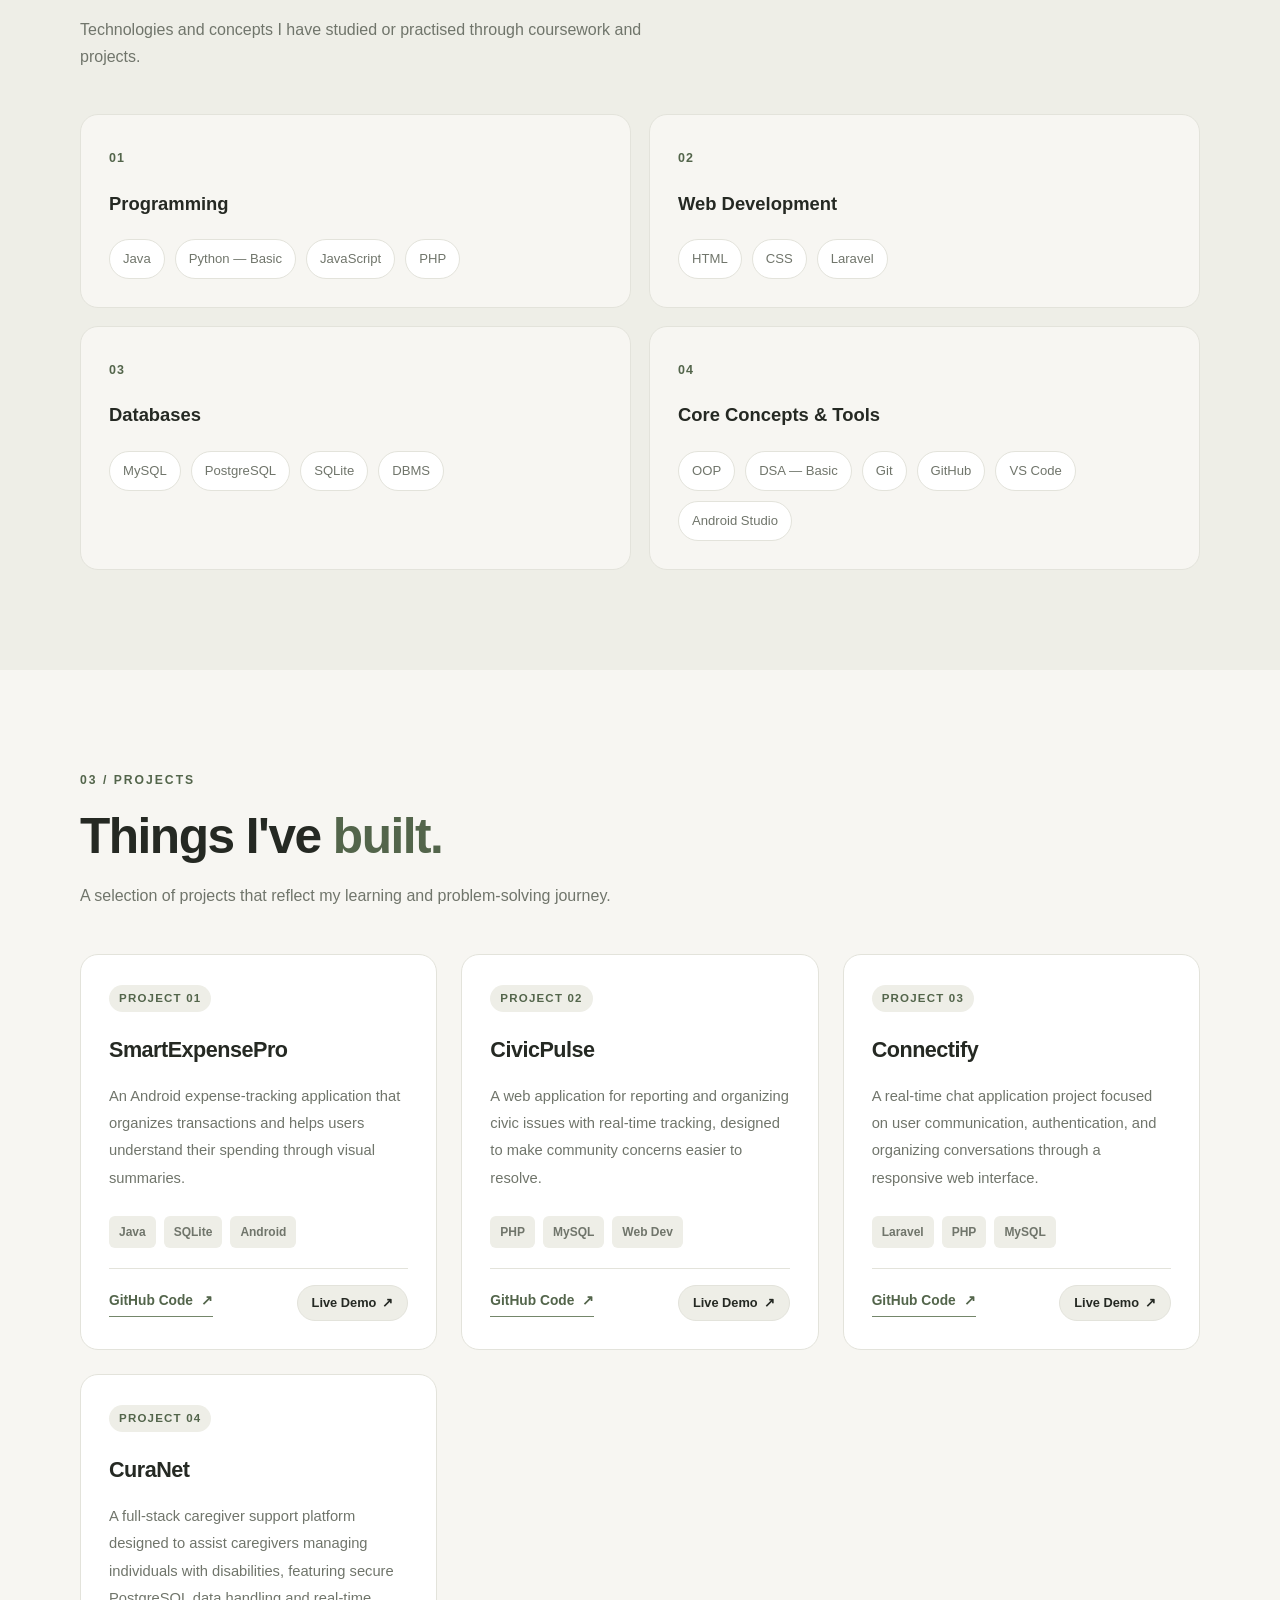
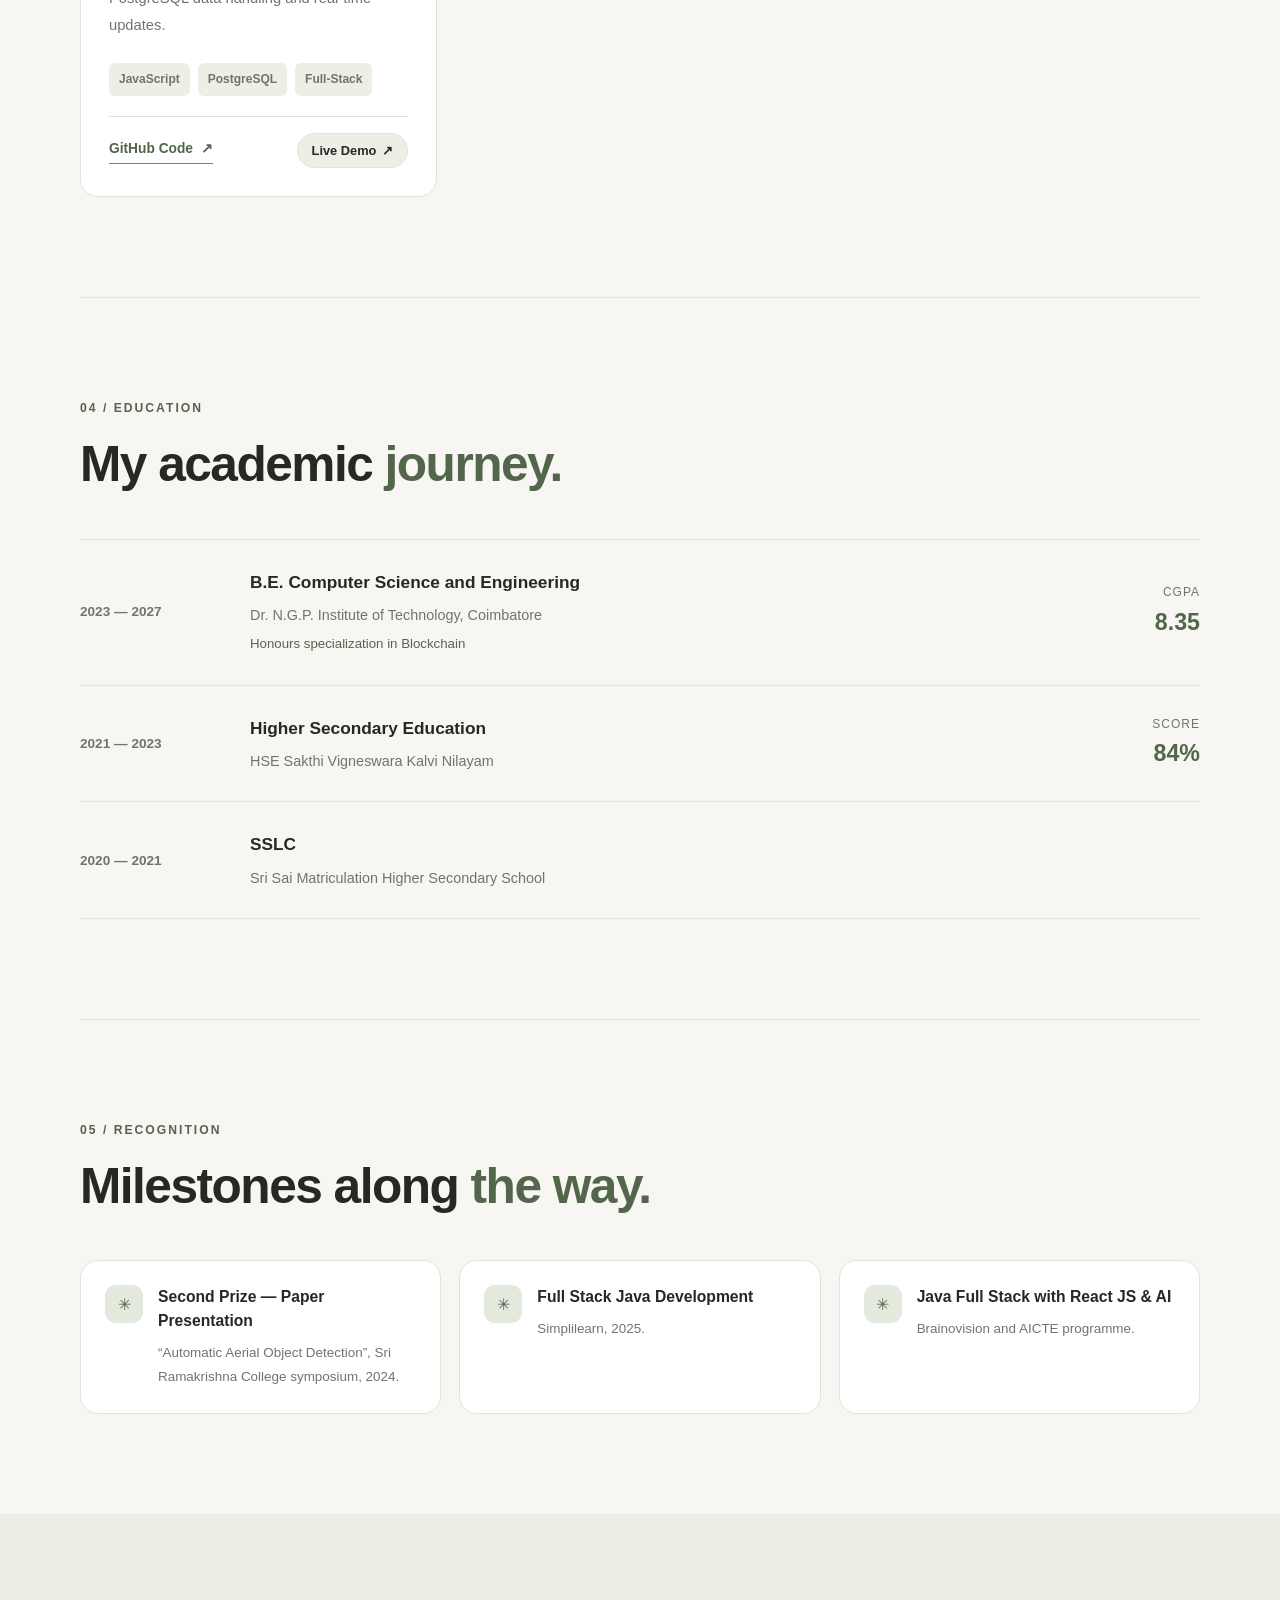
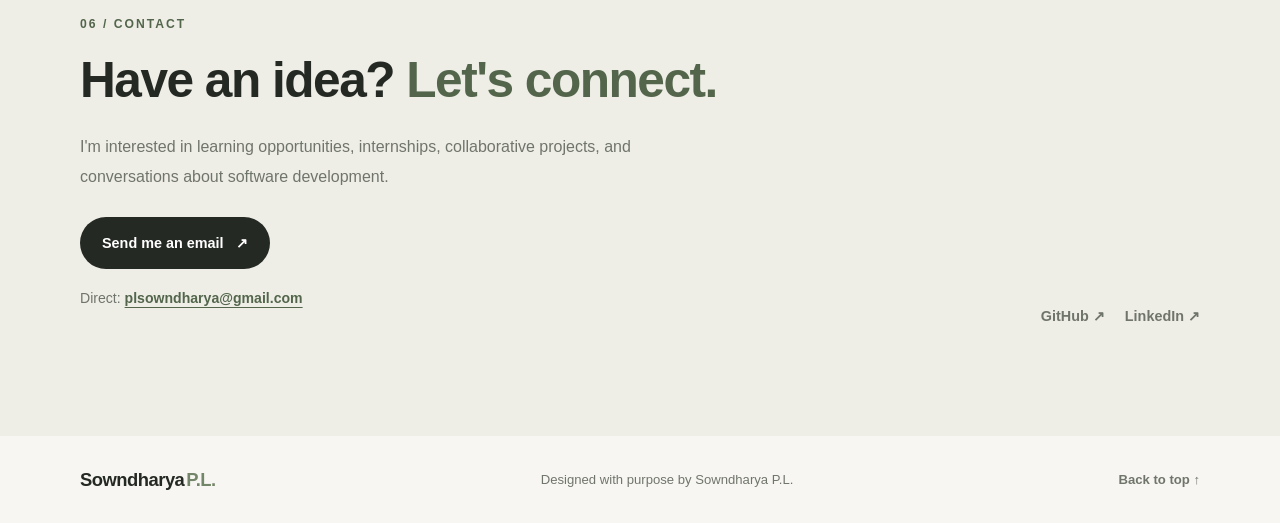
<file: static-profile-page/index.html>
<!DOCTYPE html>
<html lang="en">
<head>
    <meta charset="UTF-8">
    <meta name="viewport" content="width=device-width, initial-scale=1.0">
    <meta name="description" content="Portfolio of Sowndharya P.L, a Computer Science Engineering student interested in software development, AI, and full-stack applications.">
    <meta name="theme-color" content="#f7f6f2">

    <!-- Open Graph / Social Sharing -->
    <meta property="og:type" content="website">
    <meta property="og:title" content="Sowndharya P.L. | Software Developer">
    <meta property="og:description" content="Computer Science Engineering student specializing in Java development, Web technologies, and applied AI.">
    <meta property="og:image" content="photo.png">

    <!-- Twitter -->
    <meta name="twitter:card" content="summary_large_image">
    <meta name="twitter:title" content="Sowndharya P.L. | Software Developer">
    <meta name="twitter:description" content="Computer Science Engineering student specializing in Java development, Web technologies, and applied AI.">
    <meta name="twitter:image" content="photo.png">

    <!-- Favicon -->
    <link rel="icon" type="image/svg+xml" href="favicon.svg">

    <title>Sowndharya P.L. | Software Developer</title>

    <link rel="stylesheet" href="style.css">
    <script src="script.js" defer></script>
</head>

<body>

    <!-- Navigation -->
    <header class="site-header">
        <nav class="navbar" aria-label="Main navigation">
            <a href="#home" class="logo" aria-label="Sowndharya P.L. home">
                <span class="logo-name">Sowndharya</span><span class="logo-accent"> P.L.</span>
            </a>

            <ul class="nav-links">
                <li><a href="#about">About</a></li>
                <li><a href="#skills">Skills</a></li>
                <li><a href="#projects">Projects</a></li>
                <li><a href="#education">Education</a></li>
            </ul>

            <a href="#contact" class="nav-cta">
                Let's connect <span aria-hidden="true">↗</span>
            </a>
        </nav>
    </header>

    <main>

        <!-- Hero -->
        <section class="hero section" id="home">
            <div class="hero-content">
                <p class="eyebrow">
                    <span class="status-dot" aria-hidden="true"></span>
                    Computer Science Engineering Student
                </p>

                <h1>
                    Hi, I'm <span class="accent-text">Sowndharya P.L.</span>
                </h1>

                <h2>Software Developer &amp; AI Enthusiast</h2>

                <p class="hero-description">
                    I enjoy building practical software solutions, exploring
                    emerging technologies, and turning ideas into applications
                    that solve real-world problems.
                </p>

                <div class="hero-actions">
                    <a href="#projects" class="button button-primary">
                        Explore my work <span aria-hidden="true">↗</span>
                    </a>

                    <a href="#contact" class="button button-secondary">
                        Get in touch
                    </a>
                </div>

                <div class="social-links">
                    <a href="https://github.com/SowndharyaPL15"
                       target="_blank"
                       rel="noopener noreferrer">
                        GitHub ↗
                    </a>

                    <a href="https://www.linkedin.com/in/sowndharyapl/"
                       target="_blank"
                       rel="noopener noreferrer">
                        LinkedIn ↗
                    </a>

                    <a href="mailto:plsowndharya@gmail.com">
                        Email ↗
                    </a>
                </div>
            </div>

            <aside class="hero-card" aria-label="Profile highlights">
                <p class="card-label">A little about me</p>

                <div class="hero-avatar-wrap">
                    <img src="photo.png" alt="Sowndharya P.L. profile photo" class="hero-avatar-img">
                </div>

                <h3>Learning by building.</h3>

                <p>
                    Focused on strengthening my programming fundamentals
                    and creating useful, well-structured applications.
                </p>

                <div class="hero-card-footer">
                    <span>Coimbatore, India</span>
                    <span class="accent-text">2027 Batch</span>
                </div>
            </aside>
        </section>

        <!-- About -->
        <section class="section about-section" id="about">
            <div class="section-heading">
                <p class="eyebrow">01 / ABOUT</p>
                <h2>A little about <span class="accent-text">me.</span></h2>
            </div>

            <div class="about-grid">
                <div class="about-copy">
                    <p>
                        I'm a Computer Science Engineering student at
                        Dr. N.G.P. Institute of Technology, Coimbatore,
                        pursuing a B.E. with an Honours specialization in
                        Blockchain.
                    </p>

                    <p>
                        My interests include Java development, web
                        technologies, databases, and applied AI. I learn
                        best by working on projects, understanding how
                        each component works, and improving through practice.
                    </p>

                    <p>
                        I aim to grow as a software developer by writing
                        understandable code, strengthening problem-solving
                        skills, and building applications with a clear purpose.
                    </p>
                </div>

                <div class="about-note">
                    <span class="note-icon" aria-hidden="true">✳</span>
                    <h3>My approach</h3>
                    <p>
                        Understand the problem. Build a practical solution.
                        Test it. Learn from the process.
                    </p>
                </div>
            </div>
        </section>

        <!-- Skills -->
        <section class="section skills-section" id="skills">
            <div class="section-heading">
                <p class="eyebrow">02 / SKILLS</p>
                <h2>Tools I work <span class="accent-text">with.</span></h2>
                <p class="section-description">
                    Technologies and concepts I have studied or practised
                    through coursework and projects.
                </p>
            </div>

            <div class="skills-grid">
                <article class="skill-card">
                    <span class="skill-number">01</span>
                    <h3>Programming</h3>
                    <div class="skill-list">
                        <span class="skill-pill">Java</span>
                        <span class="skill-pill">Python — Basic</span>
                        <span class="skill-pill">JavaScript</span>
                        <span class="skill-pill">PHP</span>
                    </div>
                </article>

                <article class="skill-card">
                    <span class="skill-number">02</span>
                    <h3>Web Development</h3>
                    <div class="skill-list">
                        <span class="skill-pill">HTML</span>
                        <span class="skill-pill">CSS</span>
                        <span class="skill-pill">Laravel</span>
                    </div>
                </article>

                <article class="skill-card">
                    <span class="skill-number">03</span>
                    <h3>Databases</h3>
                    <div class="skill-list">
                        <span class="skill-pill">MySQL</span>
                        <span class="skill-pill">PostgreSQL</span>
                        <span class="skill-pill">SQLite</span>
                        <span class="skill-pill">DBMS</span>
                    </div>
                </article>

                <article class="skill-card">
                    <span class="skill-number">04</span>
                    <h3>Core Concepts &amp; Tools</h3>
                    <div class="skill-list">
                        <span class="skill-pill">OOP</span>
                        <span class="skill-pill">DSA — Basic</span>
                        <span class="skill-pill">Git</span>
                        <span class="skill-pill">GitHub</span>
                        <span class="skill-pill">VS Code</span>
                        <span class="skill-pill">Android Studio</span>
                    </div>
                </article>
            </div>
        </section>

        <!-- Projects -->
        <section class="section projects-section" id="projects">
            <div class="section-heading">
                <p class="eyebrow">03 / PROJECTS</p>
                <h2>Things I've <span class="accent-text">built.</span></h2>
                <p class="section-description">
                    A selection of projects that reflect my learning
                    and problem-solving journey.
                </p>
            </div>

            <div class="projects-grid">

                <article class="project-card">
                    <div class="project-topline">
                        <span class="project-index">PROJECT 01</span>
                    </div>

                    <h3>SmartExpensePro</h3>

                    <p>
                        An Android expense-tracking application that
                        organizes transactions and helps users understand
                        their spending through visual summaries.
                    </p>

                    <div class="project-tags">
                        <span>Java</span>
                        <span>SQLite</span>
                        <span>Android</span>
                    </div>

                    <div class="project-actions">
                        <a class="project-link"
                           href="https://github.com/SowndharyaPL15/SmartExpensePro"
                           target="_blank"
                           rel="noopener noreferrer">
                            GitHub Code <span aria-hidden="true">↗</span>
                        </a>

                        <a class="project-demo"
                           href="https://smartexpensepro.onrender.com/"
                           target="_blank"
                           rel="noopener noreferrer">
                            Live Demo <span aria-hidden="true">↗</span>
                        </a>
                    </div>
                </article>

                <article class="project-card">
                    <div class="project-topline">
                        <span class="project-index">PROJECT 02</span>
                    </div>

                    <h3>CivicPulse</h3>

                    <p>
                        A web application for reporting and
                        organizing civic issues with real-time tracking,
                        designed to make community concerns easier to resolve.
                    </p>

                    <div class="project-tags">
                        <span>PHP</span>
                        <span>MySQL</span>
                        <span>Web Dev</span>
                    </div>

                    <div class="project-actions">
                        <a class="project-link"
                           href="https://github.com/SowndharyaPL15/CivicPulse"
                           target="_blank"
                           rel="noopener noreferrer">
                            GitHub Code <span aria-hidden="true">↗</span>
                        </a>

                        <a class="project-demo"
                           href="https://civicpulse-jq8k.onrender.com"
                           target="_blank"
                           rel="noopener noreferrer">
                            Live Demo <span aria-hidden="true">↗</span>
                        </a>
                    </div>
                </article>

                <article class="project-card">
                    <div class="project-topline">
                        <span class="project-index">PROJECT 03</span>
                    </div>

                    <h3>Connectify</h3>

                    <p>
                        A real-time chat application project focused on user
                        communication, authentication, and organizing conversations
                        through a responsive web interface.
                    </p>

                    <div class="project-tags">
                        <span>Laravel</span>
                        <span>PHP</span>
                        <span>MySQL</span>
                    </div>

                    <div class="project-actions">
                        <a class="project-link"
                           href="https://github.com/SowndharyaPL15/connectify-cartrabbit"
                           target="_blank"
                           rel="noopener noreferrer">
                            GitHub Code <span aria-hidden="true">↗</span>
                        </a>

                        <a class="project-demo"
                           href="https://connectify-bw2w.onrender.com"
                           target="_blank"
                           rel="noopener noreferrer">
                            Live Demo <span aria-hidden="true">↗</span>
                        </a>
                    </div>
                </article>

                <article class="project-card">
                    <div class="project-topline">
                        <span class="project-index">PROJECT 04</span>
                    </div>

                    <h3>CuraNet</h3>

                    <p>
                        A full-stack caregiver support platform designed to assist
                        caregivers managing individuals with disabilities, featuring secure
                        PostgreSQL data handling and real-time updates.
                    </p>

                    <div class="project-tags">
                        <span>JavaScript</span>
                        <span>PostgreSQL</span>
                        <span>Full-Stack</span>
                    </div>

                    <div class="project-actions">
                        <a class="project-link"
                           href="https://github.com/SowndharyaPL15/CuraNet"
                           target="_blank"
                           rel="noopener noreferrer">
                            GitHub Code <span aria-hidden="true">↗</span>
                        </a>

                        <a class="project-demo"
                           href="https://curanet-mj06.onrender.com/"
                           target="_blank"
                           rel="noopener noreferrer">
                            Live Demo <span aria-hidden="true">↗</span>
                        </a>
                    </div>
                </article>

            </div>
        </section>

        <!-- Education -->
        <section class="section education-section" id="education">
            <div class="section-heading">
                <p class="eyebrow">04 / EDUCATION</p>
                <h2>My academic <span class="accent-text">journey.</span></h2>
            </div>

            <div class="education-list">
                <article class="education-item">
                    <div class="education-year">2023 — 2027</div>

                    <div class="education-details">
                        <h3>B.E. Computer Science and Engineering</h3>
                        <p>Dr. N.G.P. Institute of Technology, Coimbatore</p>
                        <span>Honours specialization in Blockchain</span>
                    </div>

                    <div class="education-result">
                        <span>CGPA</span>
                        <strong>8.35</strong>
                    </div>
                </article>

                <article class="education-item">
                    <div class="education-year">2021 — 2023</div>

                    <div class="education-details">
                        <h3>Higher Secondary Education</h3>
                        <p>HSE Sakthi Vigneswara Kalvi Nilayam</p>
                    </div>

                    <div class="education-result">
                        <span>Score</span>
                        <strong>84%</strong>
                    </div>
                </article>

                <article class="education-item">
                    <div class="education-year">2020 — 2021</div>

                    <div class="education-details">
                        <h3>SSLC</h3>
                        <p>Sri Sai Matriculation Higher Secondary School</p>
                    </div>
                </article>
            </div>
        </section>

        <!-- Certifications & Recognition -->
        <section class="section recognition-section" id="recognition">
            <div class="section-heading">
                <p class="eyebrow">05 / RECOGNITION</p>
                <h2>Milestones along <span class="accent-text">the way.</span></h2>
            </div>

            <div class="recognition-list">
                <article class="recognition-item">
                    <span class="recognition-icon" aria-hidden="true">✳</span>
                    <div>
                        <h3>Second Prize — Paper Presentation</h3>
                        <p>
                            “Automatic Aerial Object Detection”,
                            Sri Ramakrishna College symposium, 2024.
                        </p>
                    </div>
                </article>

                <article class="recognition-item">
                    <span class="recognition-icon" aria-hidden="true">✳</span>
                    <div>
                        <h3>Full Stack Java Development</h3>
                        <p>Simplilearn, 2025.</p>
                    </div>
                </article>

                <article class="recognition-item">
                    <span class="recognition-icon" aria-hidden="true">✳</span>
                    <div>
                        <h3>Java Full Stack with React JS &amp; AI</h3>
                        <p>Brainovision and AICTE programme.</p>
                    </div>
                </article>
            </div>
        </section>

        <!-- Contact -->
        <section class="section contact-section" id="contact">
            <div class="contact-content">
                <p class="eyebrow">06 / CONTACT</p>

                <h2>
                    Have an idea?
                    <span class="accent-text">Let's connect.</span>
                </h2>

                <p>
                    I'm interested in learning opportunities, internships,
                    collaborative projects, and conversations about software
                    development.
                </p>

                <a href="mailto:plsowndharya@gmail.com"
                   class="button button-primary">
                    Send me an email <span aria-hidden="true">↗</span>
                </a>

                <p class="contact-direct-email">
                    Direct: <a href="mailto:plsowndharya@gmail.com">plsowndharya@gmail.com</a>
                </p>
            </div>

            <div class="contact-links">
                <a href="https://github.com/SowndharyaPL15"
                   target="_blank"
                   rel="noopener noreferrer">
                    GitHub ↗
                </a>

                <a href="https://www.linkedin.com/in/sowndharyapl/"
                   target="_blank"
                   rel="noopener noreferrer">
                    LinkedIn ↗
                </a>
            </div>
        </section>

    </main>

    <!-- Footer -->
    <footer class="site-footer">
        <a href="#home" class="footer-logo" aria-label="Back to top">
            <span class="logo-name">Sowndharya</span><span class="logo-accent"> P.L.</span>
        </a>

        <p>
            Designed with purpose by Sowndharya P.L.
        </p>

        <a href="#home" class="back-to-top">
            Back to top ↑
        </a>
    </footer>

</body>
</html>
</file>
<file: dom-campus-lost-found/style.css>
/* ========================================
   1. GLOBAL STYLES
======================================== */

:root {
    --background: #f7f7f2;
    --surface: #ffffff;
    --text: #252b26;
    --muted: #737a72;
    --primary: #526b52;
    --primary-dark: #3d533e;
    --primary-light: #e8eee5;
    --border: #e5e8df;
    --lost: #a45c43;
    --lost-light: #f8ebe5;
    --found: #416d52;
    --found-light: #e8f2e9;
    --returned: #5c6580;
    --returned-light: #edf0f7;
    --shadow: 0 12px 32px rgba(37, 43, 38, 0.05);
    --radius: 18px;
}

* {
    box-sizing: border-box;
    margin: 0;
    padding: 0;
}

html {
    scroll-behavior: smooth;
    scroll-padding-top: 90px;
}

body {
    font-family: 'Plus Jakarta Sans', system-ui, -apple-system, BlinkMacSystemFont, 'Segoe UI', Roboto, sans-serif;
    background: var(--background);
    color: var(--text);
    line-height: 1.6;
    min-height: 100vh;
}

button,
input,
select,
textarea {
    font: inherit;
}

button,
a {
    -webkit-tap-highlight-color: transparent;
}

button {
    cursor: pointer;
}

a {
    color: inherit;
    text-decoration: none;
}

button:focus-visible,
a:focus-visible,
input:focus-visible,
select:focus-visible,
textarea:focus-visible {
    outline: 3px solid rgba(82, 107, 82, 0.35);
    outline-offset: 3px;
}

.container {
    width: min(1160px, calc(100% - 40px));
    margin-inline: auto;
}

.visually-hidden {
    position: absolute;
    width: 1px;
    height: 1px;
    padding: 0;
    margin: -1px;
    overflow: hidden;
    clip: rect(0, 0, 0, 0);
    white-space: nowrap;
    border: 0;
}


/* ========================================
   2. HEADER
======================================== */

.site-header {
    background: rgba(255, 255, 255, 0.96);
    border-bottom: 1px solid var(--border);
    position: sticky;
    top: 0;
    z-index: 10;
}

.header-content {
    min-height: 76px;
    display: flex;
    align-items: center;
    justify-content: space-between;
    gap: 24px;
}

.brand {
    display: inline-flex;
    align-items: center;
    gap: 10px;
    font-size: 21px;
    font-weight: 700;
    letter-spacing: -0.7px;
}

.brand-icon {
    width: 36px;
    height: 36px;
    display: grid;
    place-items: center;
    background: var(--primary);
    color: white;
    border-radius: 11px;
    font-size: 20px;
    font-weight: 700;
}

.header-label {
    color: var(--muted);
    font-size: 10px;
    font-weight: 700;
    letter-spacing: 1.7px;
}

.header-link {
    color: var(--primary-dark);
    font-size: 13px;
    font-weight: 700;
    border: 1px solid var(--border);
    border-radius: 10px;
    padding: 10px 15px;
    transition: background 0.2s ease;
}

.header-link:hover {
    background: var(--primary-light);
}


/* ========================================
   3. HERO SECTION
======================================== */

.hero {
    padding: 76px 0 68px;
    background:
        radial-gradient(
            circle at 90% 15%,
            rgba(216, 226, 207, 0.5),
            transparent 30%
        ),
        var(--background);
}

.hero-content {
    display: flex;
    align-items: flex-end;
    justify-content: space-between;
    gap: 48px;
}

.hero-text {
    max-width: 690px;
}

.eyebrow {
    color: var(--primary);
    font-size: 10px;
    font-weight: 700;
    letter-spacing: 2px;
    margin-bottom: 13px;
}

.hero h1 {
    max-width: 650px;
    font-size: clamp(36px, 5vw, 58px);
    line-height: 1.12;
    letter-spacing: -2.4px;
    font-weight: 700;
}

.hero h1 span {
    display: block;
    color: var(--primary);
}

.hero-description {
    max-width: 570px;
    margin-top: 20px;
    color: var(--muted);
    font-size: 15px;
    line-height: 1.9;
}

.primary-button {
    display: inline-flex;
    justify-content: center;
    align-items: center;
    gap: 8px;
    margin-top: 25px;
    padding: 13px 20px;
    border: 0;
    border-radius: 10px;
    background: var(--primary);
    color: white;
    font-size: 13px;
    font-weight: 700;
    transition:
        background 0.2s ease,
        transform 0.2s ease;
}

.primary-button:hover {
    background: var(--primary-dark);
    transform: translateY(-1px);
}

.hero-note {
    flex: 0 0 245px;
    display: flex;
    align-items: flex-start;
    gap: 12px;
    padding: 19px;
    border: 1px solid #dfe6d8;
    border-radius: 15px;
    background: rgba(255, 255, 255, 0.72);
}

.note-icon {
    display: grid;
    place-items: center;
    flex-shrink: 0;
    width: 30px;
    height: 30px;
    border-radius: 9px;
    background: var(--primary-light);
    color: var(--primary);
}

.hero-note p {
    color: var(--muted);
    font-size: 12px;
    line-height: 1.7;
}

.hero-note strong {
    display: block;
    margin-bottom: 3px;
    color: var(--text);
    font-size: 13px;
}


/* ========================================
   4. STATISTICS
======================================== */

.statistics-section {
    padding: 0 0 36px;
}

.statistics-grid {
    display: grid;
    grid-template-columns: repeat(4, minmax(0, 1fr));
    gap: 16px;
}

.stat-card {
    padding: 21px;
    background: var(--surface);
    border: 1px solid var(--border);
    border-radius: 15px;
    box-shadow: var(--shadow);
}

.stat-label {
    color: var(--muted);
    font-size: 12px;
    font-weight: 600;
}

.stat-number {
    margin-top: 7px;
    font-size: 32px;
    font-weight: 700;
    line-height: 1.3;
    letter-spacing: -1px;
}

.stat-description {
    display: block;
    margin-top: 5px;
    color: var(--muted);
    font-size: 11px;
}


/* ========================================
   5. MAIN LAYOUT
======================================== */

.main-section {
    padding: 28px 0 80px;
}

.main-layout {
    display: grid;
    grid-template-columns: minmax(0, 1fr) 350px;
    align-items: start;
    gap: 32px;
}

.items-column {
    min-width: 0;
}

.section-heading {
    display: flex;
    align-items: flex-end;
    justify-content: space-between;
    gap: 16px;
    margin-bottom: 22px;
}

.section-heading h2,
.panel-heading h2 {
    font-size: 25px;
    line-height: 1.3;
    letter-spacing: -0.8px;
}

.section-description,
.panel-description {
    margin-top: 7px;
    color: var(--muted);
    font-size: 12px;
    line-height: 1.8;
}

.results-count {
    flex-shrink: 0;
    color: var(--muted);
    font-size: 11px;
}


/* ========================================
   6. SEARCH BAR
======================================== */

.search-wrapper {
    position: relative;
    margin-bottom: 18px;
}

.search-icon {
    position: absolute;
    left: 15px;
    top: 50%;
    transform: translateY(-50%);
    color: var(--muted);
    font-size: 24px;
    pointer-events: none;
}

.search-wrapper input {
    width: 100%;
    min-height: 50px;
    padding: 12px 15px 12px 44px;
    background: var(--surface);
    color: var(--text);
    border: 1px solid var(--border);
    border-radius: 12px;
    font-size: 12px;
    transition: border-color 0.2s ease;
}

.search-wrapper input:focus {
    border-color: var(--primary);
    outline: none;
}


/* ========================================
   7. FILTER BUTTONS
======================================== */

.filter-bar {
    display: flex;
    flex-wrap: wrap;
    gap: 8px;
    margin-bottom: 22px;
}

.filter-button {
    padding: 9px 14px;
    border: 1px solid var(--border);
    border-radius: 9px;
    background: var(--surface);
    color: var(--muted);
    font-size: 11px;
    font-weight: 700;
    transition: all 0.2s ease;
}

.filter-button:hover {
    border-color: var(--primary);
    color: var(--primary-dark);
}

.filter-button.active {
    background: var(--primary);
    border-color: var(--primary);
    color: white;
}


/* ========================================
   8. ITEM CARDS
======================================== */

.items-grid {
    display: grid;
    grid-template-columns: repeat(2, minmax(0, 1fr));
    gap: 16px;
}

.item-card {
    min-width: 0;
    padding: 19px;
    background: var(--surface);
    border: 1px solid var(--border);
    border-radius: var(--radius);
    box-shadow: var(--shadow);
    transition:
        transform 0.2s ease,
        box-shadow 0.2s ease;
}

.item-card:hover {
    transform: translateY(-3px);
    box-shadow: 0 16px 34px rgba(37, 43, 38, 0.09);
}

.item-card-top {
    display: flex;
    align-items: flex-start;
    justify-content: space-between;
    gap: 10px;
}

.item-card h3 {
    overflow-wrap: anywhere;
    font-size: 16px;
    line-height: 1.5;
}

.item-category {
    margin-top: 4px;
    color: var(--muted);
    font-size: 10px;
}

.status-badge {
    display: inline-block;
    flex-shrink: 0;
    padding: 5px 9px;
    border-radius: 7px;
    font-size: 9px;
    font-weight: 700;
    text-transform: uppercase;
    letter-spacing: 0.5px;
}

.status-lost {
    background: var(--lost-light);
    color: var(--lost);
}

.status-found {
    background: var(--found-light);
    color: var(--found);
}

.status-returned {
    background: var(--returned-light);
    color: var(--returned);
}

.item-location {
    display: flex;
    align-items: flex-start;
    gap: 7px;
    margin-top: 17px;
    color: var(--muted);
    font-size: 11px;
}

.item-description {
    margin-top: 12px;
    color: #555e55;
    font-size: 12px;
    line-height: 1.8;
    overflow-wrap: anywhere;
}

.item-date {
    margin-top: 13px;
    color: #8a9088;
    font-size: 10px;
}

.item-card-actions {
    display: flex;
    flex-wrap: wrap;
    gap: 8px;
    margin-top: 17px;
    padding-top: 14px;
    border-top: 1px solid var(--border);
}

.item-action-button {
    padding: 8px 10px;
    border: 1px solid var(--border);
    border-radius: 8px;
    background: white;
    color: var(--primary-dark);
    font-size: 10px;
    font-weight: 700;
}

.item-action-button:hover {
    background: var(--primary-light);
}

.item-action-button.delete-button {
    color: var(--lost);
    margin-left: auto;
}

.item-action-button.delete-button:hover {
    background: var(--lost-light);
}


/* ========================================
   9. EMPTY STATE
======================================== */

.empty-state {
    padding: 45px 20px;
    text-align: center;
    background: var(--surface);
    border: 1px dashed #d4dbd0;
    border-radius: var(--radius);
}

.empty-state[hidden] {
    display: none;
}

.empty-icon {
    display: inline-grid;
    place-items: center;
    width: 48px;
    height: 48px;
    border-radius: 15px;
    background: var(--primary-light);
    color: var(--primary);
    font-size: 28px;
}

.empty-state h3 {
    margin-top: 15px;
    font-size: 17px;
}

.empty-state p {
    max-width: 300px;
    margin: 8px auto 0;
    color: var(--muted);
    font-size: 12px;
    line-height: 1.8;
}


/* ========================================
   10. REPORT FORM PANEL
======================================== */

.report-panel {
    padding: 25px;
    background: var(--surface);
    border: 1px solid var(--border);
    border-radius: var(--radius);
    box-shadow: var(--shadow);
    scroll-margin-top: 95px;
}

.panel-heading {
    display: flex;
    align-items: flex-start;
    justify-content: space-between;
    gap: 10px;
}

.close-form-button {
    display: none;
    width: 32px;
    height: 32px;
    flex-shrink: 0;
    border: 1px solid var(--border);
    border-radius: 8px;
    background: white;
    color: var(--muted);
    font-size: 23px;
    line-height: 1;
}

.open-form-button {
    display: none;
    width: 100%;
    margin: 18px 0 0;
}

.secondary-button {
    padding: 12px 15px;
    border: 1px solid var(--border);
    border-radius: 10px;
    background: var(--primary-light);
    color: var(--primary-dark);
    font-size: 12px;
    font-weight: 700;
}

.secondary-button:hover {
    background: #dce7d8;
}

#report-form {
    margin-top: 23px;
}

.form-group {
    margin-bottom: 17px;
}

.form-group label {
    display: block;
    margin-bottom: 7px;
    font-size: 11px;
    font-weight: 700;
}

.optional-label {
    color: var(--muted);
    font-size: 10px;
    font-weight: 400;
}

.form-group input,
.form-group select,
.form-group textarea {
    display: block;
    width: 100%;
    min-height: 44px;
    padding: 11px 12px;
    border: 1px solid var(--border);
    border-radius: 9px;
    background: #fdfdfb;
    color: var(--text);
    font-size: 12px;
    transition: border-color 0.2s ease;
}

.form-group textarea {
    min-height: 100px;
    resize: vertical;
}

.form-group input::placeholder,
.form-group textarea::placeholder {
    color: #a0a59e;
}

.form-group input:focus,
.form-group select:focus,
.form-group textarea:focus {
    border-color: var(--primary);
    outline: none;
}

.submit-button {
    width: 100%;
    margin-top: 7px;
}

.form-message {
    margin-top: 12px;
    padding: 10px 14px;
    border-radius: 9px;
    font-size: 12px;
    font-weight: 600;
    line-height: 1.5;
    display: none;
    transition: opacity 0.2s ease, transform 0.2s ease;
}

.form-message.show {
    display: block;
    animation: fadeInMessage 0.25s ease-out forwards;
}

.form-message.success {
    background: var(--found-light);
    color: var(--found);
    border: 1px solid rgba(65, 109, 82, 0.25);
}

.form-message.error {
    background: var(--lost-light);
    color: var(--lost);
    border: 1px solid rgba(164, 92, 67, 0.25);
}

@keyframes fadeInMessage {
    from {
        opacity: 0;
        transform: translateY(-4px);
    }
    to {
        opacity: 1;
        transform: translateY(0);
    }
}

.item-action-status {
    font-size: 11px;
    font-weight: 600;
    color: var(--found);
    display: inline-flex;
    align-items: center;
    padding: 6px 0;
}

.privacy-note {
    margin-top: 17px;
    color: var(--muted);
    font-size: 10px;
    line-height: 1.8;
}


/* ========================================
   11. FOOTER
======================================== */

.site-footer {
    border-top: 1px solid var(--border);
    background: #fff;
}

.footer-content {
    min-height: 90px;
    display: flex;
    align-items: center;
    justify-content: space-between;
    gap: 20px;
}

.footer-brand {
    font-size: 16px;
}

.footer-brand .brand-icon {
    width: 29px;
    height: 29px;
    border-radius: 8px;
    font-size: 16px;
}

.footer-content p,
.footer-copyright {
    color: var(--muted);
    font-size: 11px;
}


/* ========================================
   12. TABLET RESPONSIVENESS
======================================== */

@media (max-width: 1000px) {
    .hero {
        padding: 60px 0;
    }

    .hero-content {
        align-items: flex-start;
        gap: 25px;
    }

    .hero-note {
        flex-basis: 220px;
    }

    .main-layout {
        grid-template-columns: minmax(0, 1fr) 310px;
        gap: 22px;
    }

    .items-grid {
        grid-template-columns: 1fr;
    }

    .report-panel {
        padding: 20px;
    }
}


/* ========================================
   13. MOBILE RESPONSIVENESS
======================================== */

@media (max-width: 720px) {
    .container {
        width: calc(100% - 32px);
    }

    .header-content {
        min-height: 68px;
        gap: 10px;
    }

    .brand {
        gap: 8px;
        font-size: 18px;
    }

    .brand-icon {
        width: 32px;
        height: 32px;
    }

    .header-label {
        display: none;
    }

    .header-link {
        padding: 9px 11px;
        font-size: 11px;
    }

    .hero {
        padding: 48px 0 40px;
    }

    .hero-content {
        flex-direction: column;
        gap: 25px;
    }

    .hero h1 {
        font-size: clamp(35px, 9vw, 48px);
        letter-spacing: -1.8px;
    }

    .hero-description {
        margin-top: 16px;
        font-size: 13px;
    }

    .hero-note {
        flex: auto;
        width: 100%;
    }

    .statistics-grid {
        grid-template-columns: repeat(2, minmax(0, 1fr));
        gap: 11px;
    }

    .stat-card {
        padding: 16px;
    }

    .stat-number {
        font-size: 27px;
    }

    .main-section {
        padding: 15px 0 55px;
    }

    .main-layout {
        grid-template-columns: 1fr;
        gap: 28px;
    }

    .section-heading h2,
    .panel-heading h2 {
        font-size: 23px;
    }

    .section-description {
        max-width: 320px;
    }

    .items-grid {
        grid-template-columns: 1fr;
    }

    .report-panel {
        padding: 21px;
    }

    .report-panel.form-collapsed #report-form,
    .report-panel.form-collapsed .panel-description,
    .report-panel.form-collapsed .privacy-note {
        display: none;
    }

    .report-panel.form-collapsed .open-form-button {
        display: block;
    }

    .report-panel.form-collapsed .close-form-button {
        display: none;
    }

    .report-panel:not(.form-collapsed) .close-form-button {
        display: inline-grid;
        place-items: center;
    }

    .footer-content {
        padding: 22px 0;
        flex-wrap: wrap;
        justify-content: center;
        text-align: center;
    }

    .footer-content p {
        width: 100%;
        order: 3;
    }
}


/* ========================================
   14. SMALL MOBILE SCREENS
======================================== */

@media (max-width: 380px) {
    .container {
        width: calc(100% - 24px);
    }

    .brand {
        font-size: 16px;
    }

    .header-link {
        padding: 8px;
        font-size: 10px;
    }

    .hero h1 {
        font-size: 34px;
    }

    .stat-card {
        padding: 13px;
    }

    .stat-label {
        font-size: 11px;
    }

    .filter-bar {
        gap: 6px;
    }

    .filter-button {
        padding: 8px 10px;
        font-size: 10px;
    }
}
</file>
<file: responsive-card-layout/style.css>
/* ==========================================================================
   RESPONSIVE CARD LAYOUT
   Syllabus Topics Demonstrated:
   1. Box Model, Selectors, Specificity & Relative Units
   2. CSS Flexbox (1D Component Alignment, Spacing & Distribution)
   3. CSS Grid (2D Container Structure & Track Sizing)
   4. Responsive Design & Media Queries (Strict Mobile-First Workflow)
   5. Task: Responsive Card Layout
   ========================================================================== */

/* --------------------------------------------------------------------------
   1. BOX MODEL, DESIGN TOKENS & RESET
   - Demonstrating: box-sizing: border-box, CSS custom properties,
     relative units (rem, ch, clamp, fr, %), clean specificity cascade.
   -------------------------------------------------------------------------- */

:root {
    /* Color Palette */
    --color-bg: #f8fafc;
    --color-surface: #ffffff;
    --color-border: #e2e8f0;
    --color-border-hover: #cbd5e1;
    --color-text-main: #0f172a;
    --color-text-muted: #64748b;
    --color-text-light: #94a3b8;
    
    /* Brand Accents */
    --color-primary: #4f46e5;
    --color-primary-hover: #4338ca;
    --color-primary-light: #eef2ff;

    /* Category Badge Colors */
    --badge-android-bg: #ecfdf5;
    --badge-android-text: #059669;
    --badge-web-bg: #eff6ff;
    --badge-web-text: #2563eb;
    --badge-comm-bg: #fdf4ff;
    --badge-comm-text: #c026d3;
    --badge-health-bg: #fff1f2;
    --badge-health-text: #e11d48;

    /* Tag Badges */
    --tag-bg: #f1f5f9;
    --tag-text: #475569;
    --tag-border: #e2e8f0;

    /* Layered Box Shadows (Box Model elevation) */
    --shadow-sm: 0 1px 2px 0 rgba(0, 0, 0, 0.05);
    --shadow-md: 0 4px 6px -1px rgba(0, 0, 0, 0.07), 0 2px 4px -2px rgba(0, 0, 0, 0.05);
    --shadow-hover: 0 20px 25px -5px rgba(15, 23, 42, 0.08), 0 8px 10px -6px rgba(15, 23, 42, 0.04);

    /* Border Radii */
    --radius-sm: 0.375rem; /* 6px */
    --radius-md: 0.625rem; /* 10px */
    --radius-lg: 1rem;     /* 16px */
    --radius-full: 9999px;

    /* Transitions */
    --transition-fast: 0.2s cubic-bezier(0.4, 0, 0.2, 1);
    --transition-smooth: 0.3s cubic-bezier(0.16, 1, 0.3, 1);
}

/* Universal Box Model Reset */
*,
*::before,
*::after {
    box-sizing: border-box; /* Ensures padding & borders are included in calculated dimensions */
    margin: 0;
    padding: 0;
}

body {
    font-family: 'Plus Jakarta Sans', system-ui, -apple-system, BlinkMacSystemFont, 'Segoe UI', Roboto, sans-serif;
    background-color: var(--color-bg);
    color: var(--color-text-main);
    line-height: 1.6; /* Unitless line-height for proportional inheritance */
    min-height: 100vh;
    padding: 2rem 1.25rem;
    -webkit-font-smoothing: antialiased;
}

/* --------------------------------------------------------------------------
   2. PAGE HEADER & TYPOGRAPHY
   - Relative units: clamp(), rem, ch
   -------------------------------------------------------------------------- */

.container {
    width: 100%;
    max-width: 1240px;
    margin-inline: auto; /* Logical property for horizontal auto margin */
}

.page-header {
    margin-bottom: 2.25rem;
}

.section-tag {
    display: inline-block;
    font-size: 0.8125rem; /* 13px */
    font-weight: 700;
    text-transform: uppercase;
    letter-spacing: 0.08em;
    color: var(--color-primary);
    background-color: var(--color-primary-light);
    padding: 0.3rem 0.75rem;
    border-radius: var(--radius-full);
    margin-bottom: 0.75rem;
}

h1 {
    font-size: clamp(1.85rem, 4vw, 2.75rem); /* Fluid responsive typography */
    font-weight: 800;
    color: var(--color-text-main);
    letter-spacing: -0.03em;
    line-height: 1.2;
    margin-bottom: 0.75rem;
}

.intro {
    font-size: 1.0625rem; /* 17px */
    color: var(--color-text-muted);
    max-width: 58ch; /* 58 characters optimal reading width */
}

/* --------------------------------------------------------------------------
   3. CSS GRID: RESPONSIVE CONTAINER (MOBILE-FIRST)
   - Mobile Base (< 600px): 1 single column
   -------------------------------------------------------------------------- */

.project-grid {
    display: grid;
    grid-template-columns: 1fr; /* Mobile-first: 1 column */
    gap: 1.5rem; /* Consistent 24px grid gutter */
}

/* --------------------------------------------------------------------------
   4. CSS FLEXBOX: CARD INTERNAL LAYOUT
   - Demonstrating: flex-direction: column, justify-content, align-items,
     flex-wrap: wrap, and margin-top: auto for vertical alignment.
   -------------------------------------------------------------------------- */

.project-card {
    background-color: var(--color-surface);
    border: 1px solid var(--color-border);
    border-radius: var(--radius-lg);
    padding: 1.5rem;
    
    /* 1D Flexbox layout along vertical axis */
    display: flex;
    flex-direction: column;

    /* Box shadow & transitions for micro-interactions */
    box-shadow: var(--shadow-sm);
    transition: transform var(--transition-smooth),
                box-shadow var(--transition-smooth),
                border-color var(--transition-smooth);
    position: relative;
    overflow: hidden;
}

/* Accent highlight bar on card top on hover */
.project-card::before {
    content: '';
    position: absolute;
    top: 0;
    left: 0;
    right: 0;
    height: 3px;
    background: linear-gradient(90deg, var(--color-primary), #818cf8);
    opacity: 0;
    transition: opacity var(--transition-fast);
}

.project-card:hover {
    transform: translateY(-6px); /* Micro-animation: card elevation */
    box-shadow: var(--shadow-hover);
    border-color: var(--color-border-hover);
}

.project-card:hover::before {
    opacity: 1;
}

/* Card Header (Flexbox Row: space-between & center alignment) */
.card-header {
    display: flex;
    justify-content: space-between;
    align-items: center;
    margin-bottom: 1.25rem;
}

.card-badge {
    font-size: 0.75rem; /* 12px */
    font-weight: 700;
    letter-spacing: 0.03em;
    padding: 0.25rem 0.65rem;
    border-radius: var(--radius-full);
}

.badge-android {
    background-color: var(--badge-android-bg);
    color: var(--badge-android-text);
}

.badge-web {
    background-color: var(--badge-web-bg);
    color: var(--badge-web-text);
}

.badge-comm {
    background-color: var(--badge-comm-bg);
    color: var(--badge-comm-text);
}

.badge-health {
    background-color: var(--badge-health-bg);
    color: var(--badge-health-text);
}

.card-icon {
    font-size: 1.5rem;
    line-height: 1;
    filter: drop-shadow(0 2px 4px rgba(0, 0, 0, 0.06));
}

/* Card Body Content */
.card-body {
    display: flex;
    flex-direction: column;
}

.card-body h2 {
    font-size: 1.25rem; /* 20px */
    font-weight: 700;
    color: var(--color-text-main);
    letter-spacing: -0.015em;
    margin-bottom: 0.625rem;
}

.card-body p {
    font-size: 0.9375rem; /* 15px */
    color: var(--color-text-muted);
    line-height: 1.55;
    margin-bottom: 1.25rem;
}

/* Card Tags (Flexbox with Wrap & Gap) */
.card-tags {
    display: flex;
    flex-wrap: wrap; /* Wraps pills neatly when content exceeds card width */
    gap: 0.4rem;
    margin-bottom: 1.5rem;
}

.tag {
    font-size: 0.75rem; /* 12px */
    font-weight: 600;
    color: var(--tag-text);
    background-color: var(--tag-bg);
    border: 1px solid var(--tag-border);
    padding: 0.2rem 0.55rem;
    border-radius: var(--radius-sm);
    transition: background-color var(--transition-fast), color var(--transition-fast);
}

.project-card:hover .tag {
    background-color: #e2e8f0;
}

/* --------------------------------------------------------------------------
   5. CARD FOOTER & ACTIONS (Flexbox + margin-top: auto)
   - Key flexbox concept: margin-top: auto pushes the footer to the bottom
     even when project descriptions have differing lengths!
   -------------------------------------------------------------------------- */

.card-footer {
    display: flex;
    align-items: center;
    justify-content: space-between;
    margin-top: auto; /* Push button to bottom edge of card */
    padding-top: 1.15rem;
    border-top: 1px solid #f1f5f9;
}

.card-link {
    display: inline-flex;
    align-items: center;
    gap: 0.45rem;
    font-size: 0.875rem; /* 14px */
    font-weight: 600;
    color: var(--color-primary);
    background-color: var(--color-primary-light);
    text-decoration: none;
    padding: 0.5rem 0.85rem;
    border-radius: var(--radius-sm);
    transition: background-color var(--transition-fast),
                color var(--transition-fast),
                transform var(--transition-fast),
                box-shadow var(--transition-fast);
}

.arrow-icon {
    transition: transform var(--transition-smooth);
}

.card-link:hover {
    background-color: var(--color-primary);
    color: #ffffff;
    transform: translateY(-1px);
    box-shadow: 0 4px 10px -2px rgba(79, 70, 229, 0.35);
}

.card-link:hover .arrow-icon {
    transform: translate(2px, -2px); /* Upward-right dynamic movement for external link */
}

.card-link:focus-visible {
    outline: 2px solid var(--color-primary);
    outline-offset: 3px;
    border-radius: var(--radius-sm);
}

/* --------------------------------------------------------------------------
   6. RESPONSIVE DESIGN & MOBILE-FIRST MEDIA QUERIES
   Progression:
   - Base (< 600px): 1 column (Mobile)
   - Tablet (>= 600px): 2 columns (Tablets & Phablets)
   - Desktop (>= 960px): 4 columns (Laptops, Desktops, Widescreens)
   -------------------------------------------------------------------------- */

/* Tablet Breakpoint (min-width: 600px) */
@media (min-width: 600px) {
    body {
        padding: 3rem 1.5rem;
    }

    .project-grid {
        grid-template-columns: repeat(2, 1fr); /* 2 equal columns */
        gap: 1.5rem;
    }
}

/* Desktop Breakpoint (min-width: 960px) */
@media (min-width: 960px) {
    body {
        padding: 4rem 2rem;
    }

    .page-header {
        margin-bottom: 3rem;
    }

    .project-grid {
        grid-template-columns: repeat(4, 1fr); /* 4 equal columns on desktop */
        gap: 1.5rem;
    }
}

/* Extra Large Screens (min-width: 1280px) */
@media (min-width: 1280px) {
    .project-grid {
        gap: 1.75rem;
    }

    .project-card {
        padding: 1.75rem;
    }
}
</file>
<file: static-profile-page/style.css>
/* =========================================
   SOWNDHARYA P.L. — PORTFOLIO STYLES
   Theme: Off-white, Charcoal & Sage Green
   ========================================= */

/* 1. Design Tokens */

:root {
    --bg: #f7f6f2;
    --surface: #ffffff;
    --surface-soft: #eeeee7;
    --text: #252923;
    --text-muted: #70756b;
    --accent: #74866a;
    --accent-dark: #53654b;
    --accent-light: #e3e9dd;
    --border: #e3e3db;

    --font-main: "Inter", "Segoe UI", Arial, sans-serif;

    --container: 1120px;
    --radius-sm: 10px;
    --radius-md: 18px;
    --radius-lg: 26px;

    --shadow: 0 12px 35px rgba(37, 41, 35, 0.06);
    --transition: 0.25s ease;
}

/* 2. Reset and Base Styles */

* {
    margin: 0;
    padding: 0;
    box-sizing: border-box;
}

html {
    scroll-behavior: smooth;
    scroll-padding-top: 90px;
}

body {
    background: var(--bg);
    color: var(--text);
    font-family: var(--font-main);
    font-size: 16px;
    line-height: 1.7;
    -webkit-font-smoothing: antialiased;
}

body,
button,
a {
    -webkit-tap-highlight-color: transparent;
}

a {
    color: inherit;
    text-decoration: none;
}

ul {
    list-style: none;
}

button,
input,
textarea {
    font: inherit;
}

img {
    display: block;
    max-width: 100%;
}

::selection {
    background: var(--accent-light);
    color: var(--text);
}

/* 3. Shared Layout */

.section {
    width: min(var(--container), calc(100% - 48px));
    margin-inline: auto;
    padding-block: 100px;
}

.section-heading {
    max-width: 680px;
    margin-bottom: 44px;
}

.eyebrow {
    display: flex;
    align-items: center;
    gap: 10px;
    margin-bottom: 16px;
    color: var(--accent-dark);
    font-size: 0.76rem;
    font-weight: 700;
    letter-spacing: 2px;
    text-transform: uppercase;
}

.section-heading h2,
.contact-content h2 {
    font-size: clamp(2rem, 4vw, 3.1rem);
    line-height: 1.2;
    letter-spacing: -1.5px;
    font-weight: 700;
}

.accent-text {
    color: var(--accent-dark);
}

.section-description {
    margin-top: 16px;
    color: var(--text-muted);
    max-width: 580px;
}

/* 4. Navigation */

.site-header {
    position: sticky;
    top: 0;
    z-index: 100;
    background: rgba(247, 246, 242, 0.92);
    border-bottom: 1px solid rgba(227, 227, 219, 0.8);
    backdrop-filter: blur(14px);
    -webkit-backdrop-filter: blur(14px);
}

.navbar {
    width: min(var(--container), calc(100% - 48px));
    min-height: 78px;
    margin-inline: auto;

    display: flex;
    align-items: center;
    justify-content: space-between;
    gap: 24px;
}

.logo,
.footer-logo {
    display: inline-flex;
    align-items: baseline;
    font-size: 1.25rem;
    font-weight: 750;
    letter-spacing: -0.5px;
    color: var(--text);
    text-decoration: none;
    transition: color var(--transition), opacity var(--transition);
}

.logo-name {
    color: var(--text);
    transition: color var(--transition);
}

.logo-accent {
    color: var(--accent);
    font-weight: 600;
    margin-left: 2px;
    transition: color var(--transition);
}

.logo:hover .logo-name,
.footer-logo:hover .logo-name {
    color: var(--accent-dark);
}

.logo:hover .logo-accent,
.footer-logo:hover .logo-accent {
    color: var(--text);
}

.nav-links {
    display: flex;
    align-items: center;
    gap: 32px;
}

.nav-links a {
    color: var(--text-muted);
    font-size: 0.9rem;
    font-weight: 500;
    transition: color var(--transition);
}

.nav-links a:hover {
    color: var(--accent-dark);
}

.nav-cta {
    display: inline-flex;
    align-items: center;
    gap: 9px;
    padding: 11px 17px;

    border: 1px solid var(--border);
    border-radius: 999px;

    font-size: 0.88rem;
    font-weight: 600;

    transition:
        background var(--transition),
        border-color var(--transition),
        color var(--transition);
}

.nav-cta:hover {
    background: var(--accent-dark);
    border-color: var(--accent-dark);
    color: white;
}

/* 5. Hero Section */

.hero {
    min-height: 620px;
    display: grid;
    grid-template-columns: 1.4fr 0.8fr;
    align-items: center;
    gap: 70px;

    padding-top: 105px;
    padding-bottom: 105px;
}

.hero-content {
    max-width: 680px;
}

.status-dot {
    width: 8px;
    height: 8px;
    flex-shrink: 0;

    background: var(--accent);
    border-radius: 50%;
    box-shadow: 0 0 0 4px var(--accent-light);
}

.hero h1 {
    max-width: 700px;
    margin-bottom: 18px;

    font-size: clamp(2.8rem, 6vw, 5rem);
    line-height: 1.08;
    letter-spacing: -3px;
    font-weight: 750;
}

.hero h2 {
    margin-bottom: 22px;
    color: var(--text-muted);

    font-size: clamp(1.2rem, 2.5vw, 1.65rem);
    line-height: 1.4;
    font-weight: 500;
}

.hero-description {
    max-width: 550px;
    color: var(--text-muted);
    font-size: 1.04rem;
    line-height: 1.9;
}

.hero-actions {
    display: flex;
    flex-wrap: wrap;
    gap: 14px;
    margin-top: 32px;
}

.button {
    display: inline-flex;
    align-items: center;
    justify-content: center;
    gap: 12px;

    min-height: 50px;
    padding: 13px 21px;

    border: 1px solid transparent;
    border-radius: 999px;

    font-size: 0.9rem;
    font-weight: 600;

    transition:
        transform var(--transition),
        background var(--transition),
        border-color var(--transition),
        color var(--transition);
}

.button:hover {
    transform: translateY(-3px);
}

.button-primary {
    background: var(--text);
    color: white;
}

.button-primary:hover {
    background: var(--accent-dark);
}

.button-secondary {
    border-color: var(--border);
    background: transparent;
    color: var(--text);
}

.button-secondary:hover {
    border-color: var(--accent);
    background: var(--surface);
}

.button-ghost {
    border-color: transparent;
    background: transparent;
    color: var(--text-muted);
}

.button-ghost:hover {
    border-color: var(--border);
    background: var(--surface);
    color: var(--text);
}

.social-links {
    display: flex;
    flex-wrap: wrap;
    gap: 24px;
    margin-top: 32px;
}

.social-links a,
.contact-links a {
    color: var(--text-muted);
    font-size: 0.9rem;
    font-weight: 600;
    transition: color var(--transition);
}

.social-links a:hover,
.contact-links a:hover {
    color: var(--accent-dark);
}

/* Hero Side Card */

.hero-card {
    position: relative;
    overflow: hidden;

    padding: 30px;
    border: 1px solid var(--border);
    border-radius: var(--radius-lg);

    background: var(--surface);
    box-shadow: var(--shadow);
}

.hero-card::before {
    content: "";
    position: absolute;
    top: -55px;
    right: -55px;

    width: 160px;
    height: 160px;

    border-radius: 50%;
    background: var(--accent-light);
    opacity: 0.8;
}

.card-label {
    position: relative;
    z-index: 1;

    color: var(--text-muted);
    font-size: 0.76rem;
    font-weight: 700;
    letter-spacing: 1.5px;
    text-transform: uppercase;
}

.hero-avatar-wrap {
    width: 104px;
    height: 104px;
    margin-block: 28px 24px;
    border-radius: 26px;
    overflow: hidden;
    position: relative;
    border: 2px solid var(--border);
    background: var(--surface-soft);
    box-shadow: 0 8px 25px rgba(37, 41, 35, 0.08);
}

.hero-avatar-img {
    width: 100%;
    height: 100%;
    object-fit: cover;
    object-position: center 20%;
    display: block;
}

.hero-monogram {
    display: grid;
    place-items: center;

    width: 100px;
    height: 100px;
    margin-block: 32px 24px;

    border-radius: 28px;
    background: var(--accent-light);
    color: var(--accent-dark);

    font-size: 3rem;
    font-weight: 750;
    letter-spacing: -3px;
}

.hero-card h3 {
    margin-bottom: 10px;
    font-size: 1.45rem;
    letter-spacing: -0.5px;
}

.hero-card > p:not(.card-label) {
    color: var(--text-muted);
    font-size: 0.95rem;
}

.hero-card-footer {
    display: flex;
    align-items: center;
    justify-content: space-between;
    flex-wrap: wrap;
    gap: 10px;

    margin-top: 30px;
    padding-top: 20px;
    border-top: 1px solid var(--border);

    font-size: 0.8rem;
    font-weight: 600;
}

/* 6. About Section */

.about-section {
    border-top: 1px solid var(--border);
}

.about-grid {
    display: grid;
    grid-template-columns: 1.5fr 0.8fr;
    align-items: start;
    gap: 70px;
}

.about-copy p {
    margin-bottom: 20px;
    color: var(--text-muted);
    font-size: 1rem;
    line-height: 1.95;
}

.about-copy p:last-child {
    margin-bottom: 0;
}

.about-note {
    padding: 30px;
    border: 1px solid var(--border);
    border-radius: var(--radius-md);
    background: var(--surface);
}

.note-icon {
    display: inline-grid;
    place-items: center;

    width: 42px;
    height: 42px;
    margin-bottom: 22px;

    border-radius: 12px;
    background: var(--accent-light);
    color: var(--accent-dark);

    font-size: 1.4rem;
}

.about-note h3 {
    margin-bottom: 10px;
    font-size: 1.2rem;
}

.about-note p {
    color: var(--text-muted);
    font-size: 0.94rem;
}

/* 7. Skills Section */

.skills-section {
    width: 100%;
    max-width: none;
    padding-inline: max(24px, calc((100% - var(--container)) / 2));

    background: var(--surface-soft);
}

.skills-grid {
    display: grid;
    grid-template-columns: repeat(2, minmax(0, 1fr));
    gap: 18px;
}

.skill-card {
    padding: 28px;
    border: 1px solid var(--border);
    border-radius: var(--radius-md);
    background: var(--bg);

    transition:
        transform var(--transition),
        box-shadow var(--transition),
        border-color var(--transition);
}

.skill-card:hover {
    transform: translateY(-4px);
    border-color: #c7d1bf;
    box-shadow: var(--shadow);
}

.skill-number {
    display: inline-block;
    margin-bottom: 18px;

    color: var(--accent-dark);
    font-size: 0.78rem;
    font-weight: 700;
    letter-spacing: 1px;
}

.skill-card h3 {
    margin-bottom: 20px;
    font-size: 1.15rem;
}

.skill-list {
    display: flex;
    flex-wrap: wrap;
    gap: 10px;
}

.skill-pill {
    display: inline-flex;
    align-items: center;

    padding: 8px 13px;
    border: 1px solid var(--border);
    border-radius: 999px;

    background: var(--surface);
    color: var(--text-muted);

    font-size: 0.82rem;
    font-weight: 500;

    transition:
        border-color var(--transition),
        color var(--transition);
}

.skill-pill:hover {
    border-color: var(--accent);
    color: var(--accent-dark);
}

/* 8. Projects Section */

.projects-grid {
    display: grid;
    grid-template-columns: repeat(auto-fit, minmax(310px, 1fr));
    gap: 24px;
}

.project-card {
    display: flex;
    flex-direction: column;
    align-items: flex-start;

    min-width: 0;
    padding: 28px;

    border: 1px solid var(--border);
    border-radius: var(--radius-md);
    background: var(--surface);

    transition:
        transform var(--transition),
        box-shadow var(--transition),
        border-color var(--transition);
}

.project-card:hover {
    transform: translateY(-5px);
    border-color: #c7d1bf;
    box-shadow: var(--shadow);
}

.project-topline {
    width: 100%;
    margin-bottom: 20px;
}

.project-index {
    display: inline-block;
    padding: 4px 10px;
    border-radius: 999px;
    background: var(--surface-soft);
    color: var(--accent-dark);
    font-size: 0.72rem;
    font-weight: 700;
    letter-spacing: 1.2px;
}

.project-card h3 {
    margin-bottom: 14px;
    font-size: 1.35rem;
    letter-spacing: -0.5px;
}

.project-card > p {
    margin-bottom: 24px;
    color: var(--text-muted);
    font-size: 0.92rem;
    line-height: 1.85;
}

.project-tags {
    display: flex;
    flex-wrap: wrap;
    gap: 8px;
    margin-top: auto;
    margin-bottom: 20px;
}

.project-tags span {
    padding: 6px 10px;
    border-radius: 6px;
    background: var(--surface-soft);
    color: var(--text-muted);
    font-size: 0.75rem;
    font-weight: 600;
}

.project-actions {
    display: flex;
    align-items: center;
    justify-content: space-between;
    width: 100%;
    gap: 12px;
    padding-top: 16px;
    border-top: 1px solid var(--border);
}

.project-link {
    display: inline-flex;
    align-items: center;
    gap: 8px;

    padding-bottom: 3px;
    border-bottom: 1px solid var(--accent);

    color: var(--accent-dark);
    font-size: 0.86rem;
    font-weight: 700;

    transition:
        gap var(--transition),
        color var(--transition);
}

.project-link:hover {
    gap: 13px;
    color: var(--text);
}

.project-demo {
    display: inline-flex;
    align-items: center;
    gap: 6px;
    padding: 6px 14px;
    border-radius: 999px;
    background: var(--surface-soft);
    color: var(--text);
    font-size: 0.8rem;
    font-weight: 600;
    border: 1px solid var(--border);
    transition:
        background var(--transition),
        border-color var(--transition),
        color var(--transition);
}

.project-demo:hover {
    background: var(--accent-light);
    color: var(--accent-dark);
    border-color: var(--accent);
}

.projects-note {
    margin-top: 20px;
    color: var(--text-muted);
    font-size: 0.82rem;
}

/* 9. Education Section */

.education-section {
    border-top: 1px solid var(--border);
}

.education-list {
    border-top: 1px solid var(--border);
}

.education-item {
    display: grid;
    grid-template-columns: 140px minmax(0, 1fr) 100px;
    align-items: center;
    gap: 30px;

    padding: 28px 0;
    border-bottom: 1px solid var(--border);
}

.education-year {
    color: var(--text-muted);
    font-size: 0.85rem;
    font-weight: 600;
}

.education-details h3 {
    margin-bottom: 6px;
    font-size: 1.08rem;
}

.education-details p {
    color: var(--text-muted);
    font-size: 0.9rem;
}

.education-details > span {
    display: inline-block;
    margin-top: 6px;

    color: var(--accent-dark);
    font-size: 0.83rem;
}

.education-result {
    text-align: right;
}

.education-result span {
    display: block;
    color: var(--text-muted);
    font-size: 0.75rem;
    text-transform: uppercase;
    letter-spacing: 1px;
}

.education-result strong {
    color: var(--accent-dark);
    font-size: 1.45rem;
}

/* 10. Recognition Section */

.recognition-section {
    border-top: 1px solid var(--border);
}

.recognition-list {
    display: grid;
    grid-template-columns: repeat(3, minmax(0, 1fr));
    gap: 18px;
}

.recognition-item {
    display: flex;
    align-items: flex-start;
    gap: 15px;

    padding: 24px;
    border: 1px solid var(--border);
    border-radius: var(--radius-md);
    background: var(--surface);
}

.recognition-icon {
    display: grid;
    place-items: center;

    flex-shrink: 0;
    width: 38px;
    height: 38px;

    border-radius: 11px;
    background: var(--accent-light);
    color: var(--accent-dark);
}

.recognition-item h3 {
    margin-bottom: 8px;
    font-size: 0.98rem;
    line-height: 1.5;
}

.recognition-item p {
    color: var(--text-muted);
    font-size: 0.84rem;
    line-height: 1.8;
}

/* 11. Contact Section */

.contact-section {
    display: flex;
    align-items: flex-end;
    justify-content: space-between;
    gap: 40px;

    width: 100%;
    max-width: none;
    padding-inline: max(24px, calc((100% - var(--container)) / 2));

    background: var(--surface-soft);
}

.contact-content {
    max-width: 670px;
}

.contact-content h2 {
    margin-bottom: 22px;
}

.contact-content > p:not(.eyebrow) {
    max-width: 570px;
    margin-bottom: 24px;
    color: var(--text-muted);
    line-height: 1.9;
}

.contact-content .button {
    margin-bottom: 16px;
}

.contact-direct-email {
    font-size: 0.88rem;
    color: var(--text-muted);
}

.contact-direct-email a {
    color: var(--accent-dark);
    font-weight: 600;
    text-decoration: underline;
    text-underline-offset: 4px;
}

.contact-links {
    display: flex;
    flex-wrap: wrap;
    gap: 20px;
    padding-bottom: 8px;
}

/* 12. Footer */

.site-footer {
    display: flex;
    align-items: center;
    justify-content: space-between;
    gap: 24px;

    width: min(var(--container), calc(100% - 48px));
    margin-inline: auto;
    padding-block: 28px;
}

.footer-logo {
    flex-shrink: 0;
    font-size: 1.15rem;
}

.site-footer p {
    color: var(--text-muted);
    font-size: 0.82rem;
    text-align: center;
}

.back-to-top {
    flex-shrink: 0;
    color: var(--text-muted);
    font-size: 0.82rem;
    font-weight: 600;

    transition: color var(--transition);
}

.back-to-top:hover {
    color: var(--accent-dark);
}

/* 13. Keyboard Accessibility */

a:focus-visible {
    outline: 3px solid var(--accent);
    outline-offset: 4px;
    border-radius: 4px;
}

/* 14. Tablet Layout */

@media (max-width: 900px) {
    .section {
        padding-block: 80px;
    }

    .hero {
        grid-template-columns: 1fr 0.75fr;
        gap: 35px;
        min-height: auto;
        padding-top: 85px;
        padding-bottom: 85px;
    }

    .hero h1 {
        font-size: clamp(2.5rem, 5vw, 3.7rem);
        letter-spacing: -2px;
    }

    .hero-card {
        padding: 24px;
    }

    .about-grid {
        gap: 35px;
    }

    .projects-grid {
        grid-template-columns: repeat(2, minmax(0, 1fr));
    }

    .recognition-list {
        grid-template-columns: 1fr;
    }

    .contact-section {
        padding-block: 80px;
    }
}

/* 15. Mobile Layout */

@media (max-width: 640px) {
    html {
        scroll-padding-top: 75px;
    }

    .section {
        width: calc(100% - 36px);
        padding-block: 65px;
    }

    .navbar {
        width: calc(100% - 36px);
        min-height: 70px;
        flex-wrap: wrap;
        gap: 12px;
        padding-block: 12px;
    }

    .logo {
        font-size: 1.12rem;
    }

    .nav-links {
        order: 3;
        width: 100%;
        display: flex;
        justify-content: space-between;
        gap: 12px;
        padding-top: 10px;
        border-top: 1px solid var(--border);
        overflow-x: auto;
        -webkit-overflow-scrolling: touch;
        white-space: nowrap;
    }

    .nav-links a {
        font-size: 0.8rem;
    }

    .nav-cta {
        padding: 8px 12px;
        font-size: 0.78rem;
    }

    .hero {
        grid-template-columns: 1fr;
        gap: 35px;
        padding-top: 65px;
        padding-bottom: 65px;
    }

    .hero h1 {
        font-size: clamp(2.5rem, 11vw, 3.5rem);
        letter-spacing: -2px;
    }

    .hero h2 {
        font-size: 1.25rem;
    }

    .hero-description {
        font-size: 0.96rem;
    }

    .hero-card {
        max-width: 440px;
    }

    .section-heading {
        margin-bottom: 30px;
    }

    .section-heading h2,
    .contact-content h2 {
        font-size: clamp(1.9rem, 8vw, 2.5rem);
        letter-spacing: -1px;
    }

    .about-grid {
        grid-template-columns: 1fr;
        gap: 28px;
    }

    .skills-section,
    .contact-section {
        width: 100%;
        padding-inline: 18px;
    }

    .skills-grid,
    .projects-grid {
        grid-template-columns: 1fr;
    }

    .skill-card,
    .project-card {
        padding: 24px;
    }

    .education-item {
        grid-template-columns: 1fr auto;
        gap: 10px 16px;
        padding-block: 24px;
    }

    .education-year {
        grid-column: 1 / -1;
    }

    .education-details h3 {
        font-size: 1rem;
    }

    .education-result {
        align-self: start;
    }

    .education-result strong {
        font-size: 1.2rem;
    }

    .recognition-item {
        padding: 20px;
    }

    .contact-section {
        flex-direction: column;
        align-items: flex-start;
        gap: 28px;
        padding-block: 65px;
    }

    .site-footer {
        width: calc(100% - 36px);
        flex-wrap: wrap;
        gap: 16px;
        padding-block: 24px;
    }

    .site-footer p {
        flex: 1;
        text-align: left;
        font-size: 0.76rem;
    }

    .back-to-top {
        width: 100%;
        padding-top: 12px;
        border-top: 1px solid var(--border);
    }
}

/* 16. Reduced Motion Preference */

@media (prefers-reduced-motion: reduce) {
    html {
        scroll-behavior: auto;
    }

    *,
    *::before,
    *::after {
        scroll-behavior: auto !important;
        transition-duration: 0.01ms !important;
        animation-duration: 0.01ms !important;
        animation-iteration-count: 1 !important;
    }
}





/* JavaScript-powered reveal effect */

.reveal-pending {
    opacity: 0;
    transform: translateY(18px);
    transition:
        opacity 0.6s ease,
        transform 0.6s ease;
}

.reveal-pending.is-visible {
    opacity: 1;
    transform: translateY(0);
}

.nav-links a[aria-current="location"] {
    color: var(--accent-dark);
    font-weight: 700;
}

@media (prefers-reduced-motion: reduce) {
    .reveal-pending {
        opacity: 1;
        transform: none;
        transition: none;
    }
}
</file>
